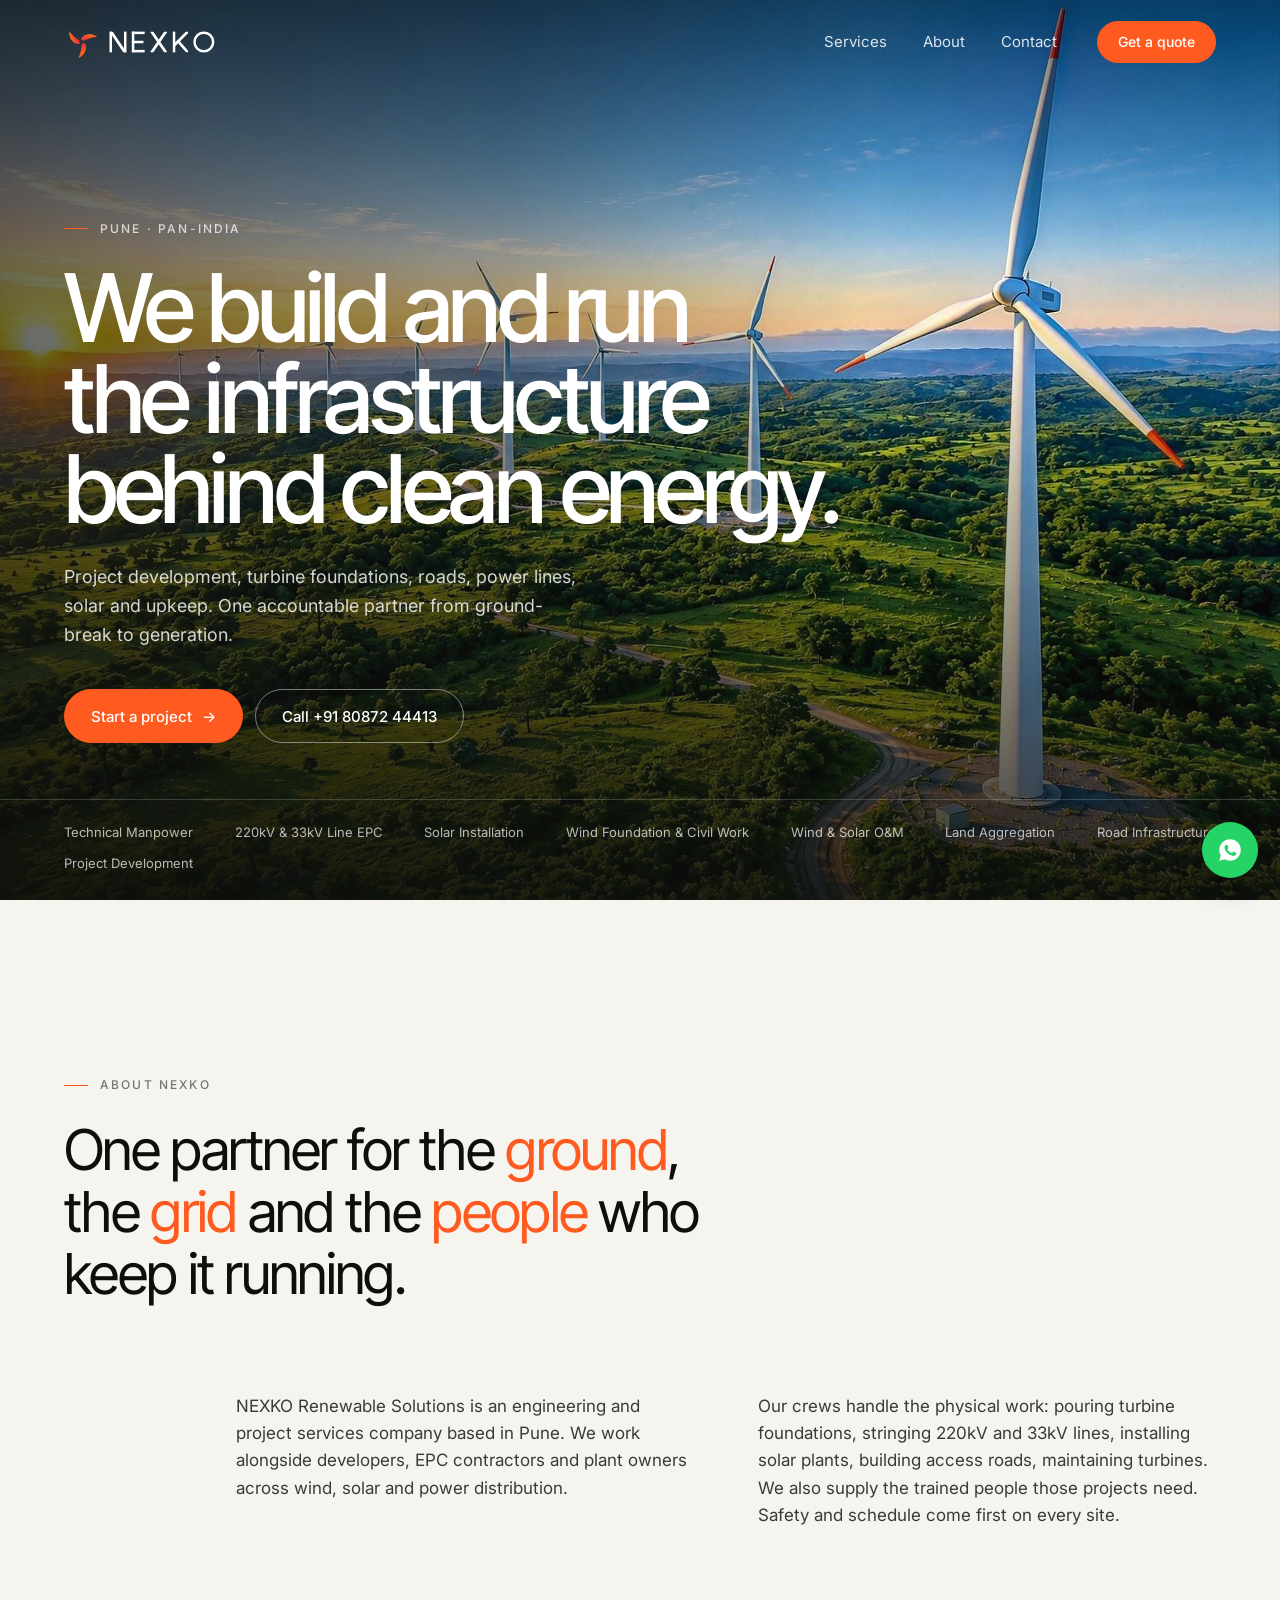
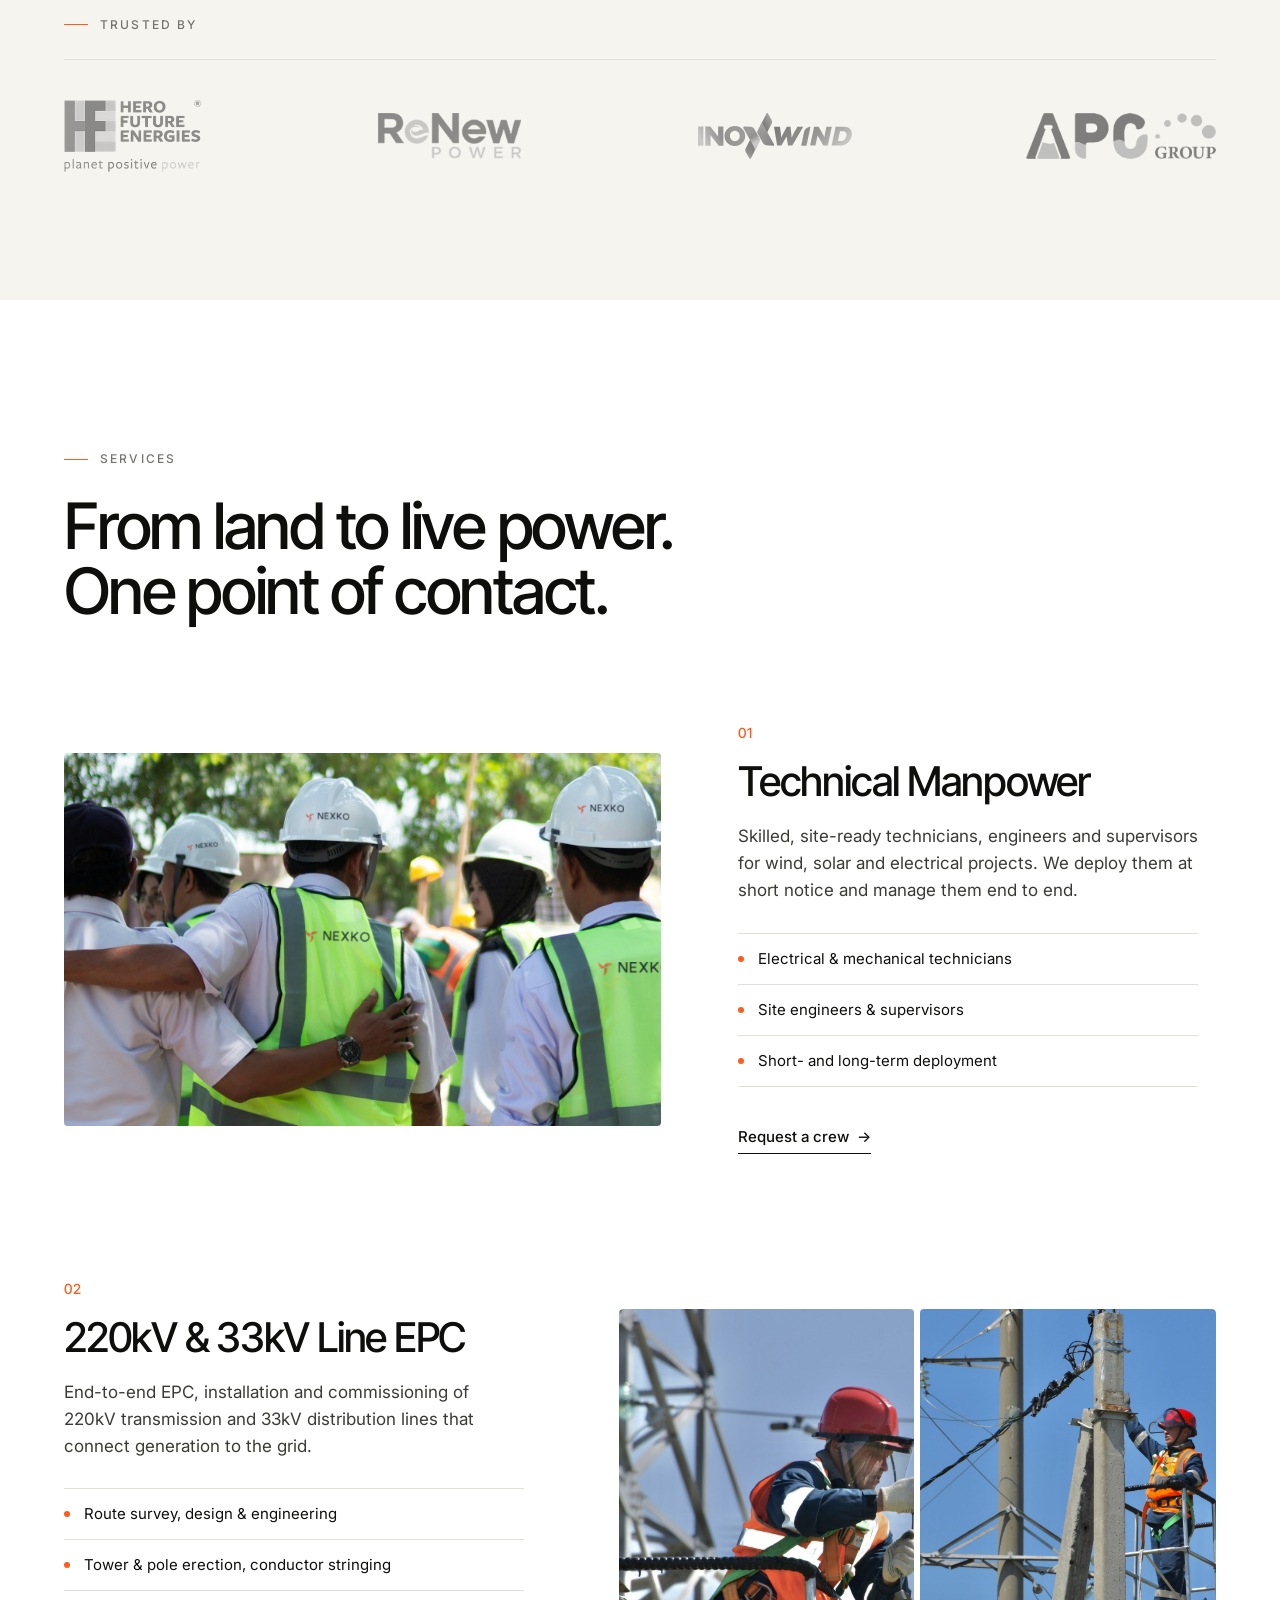
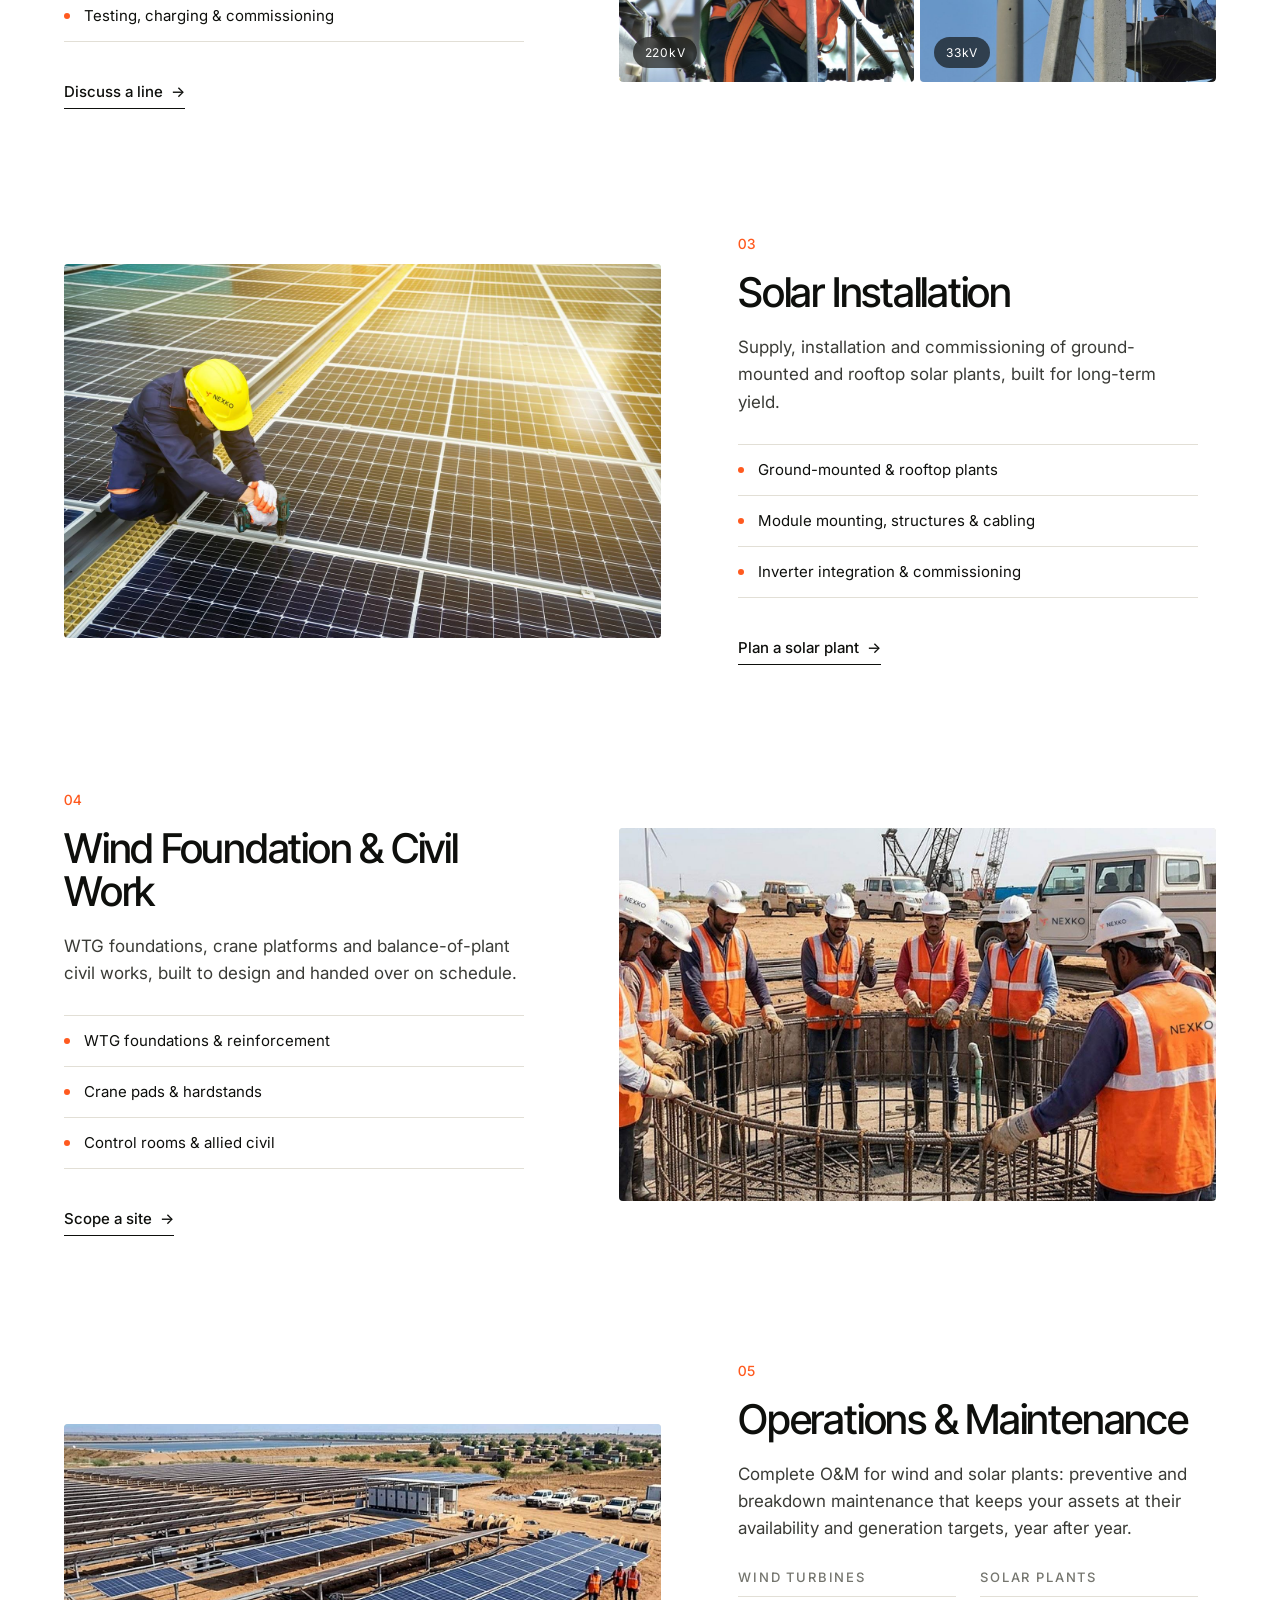
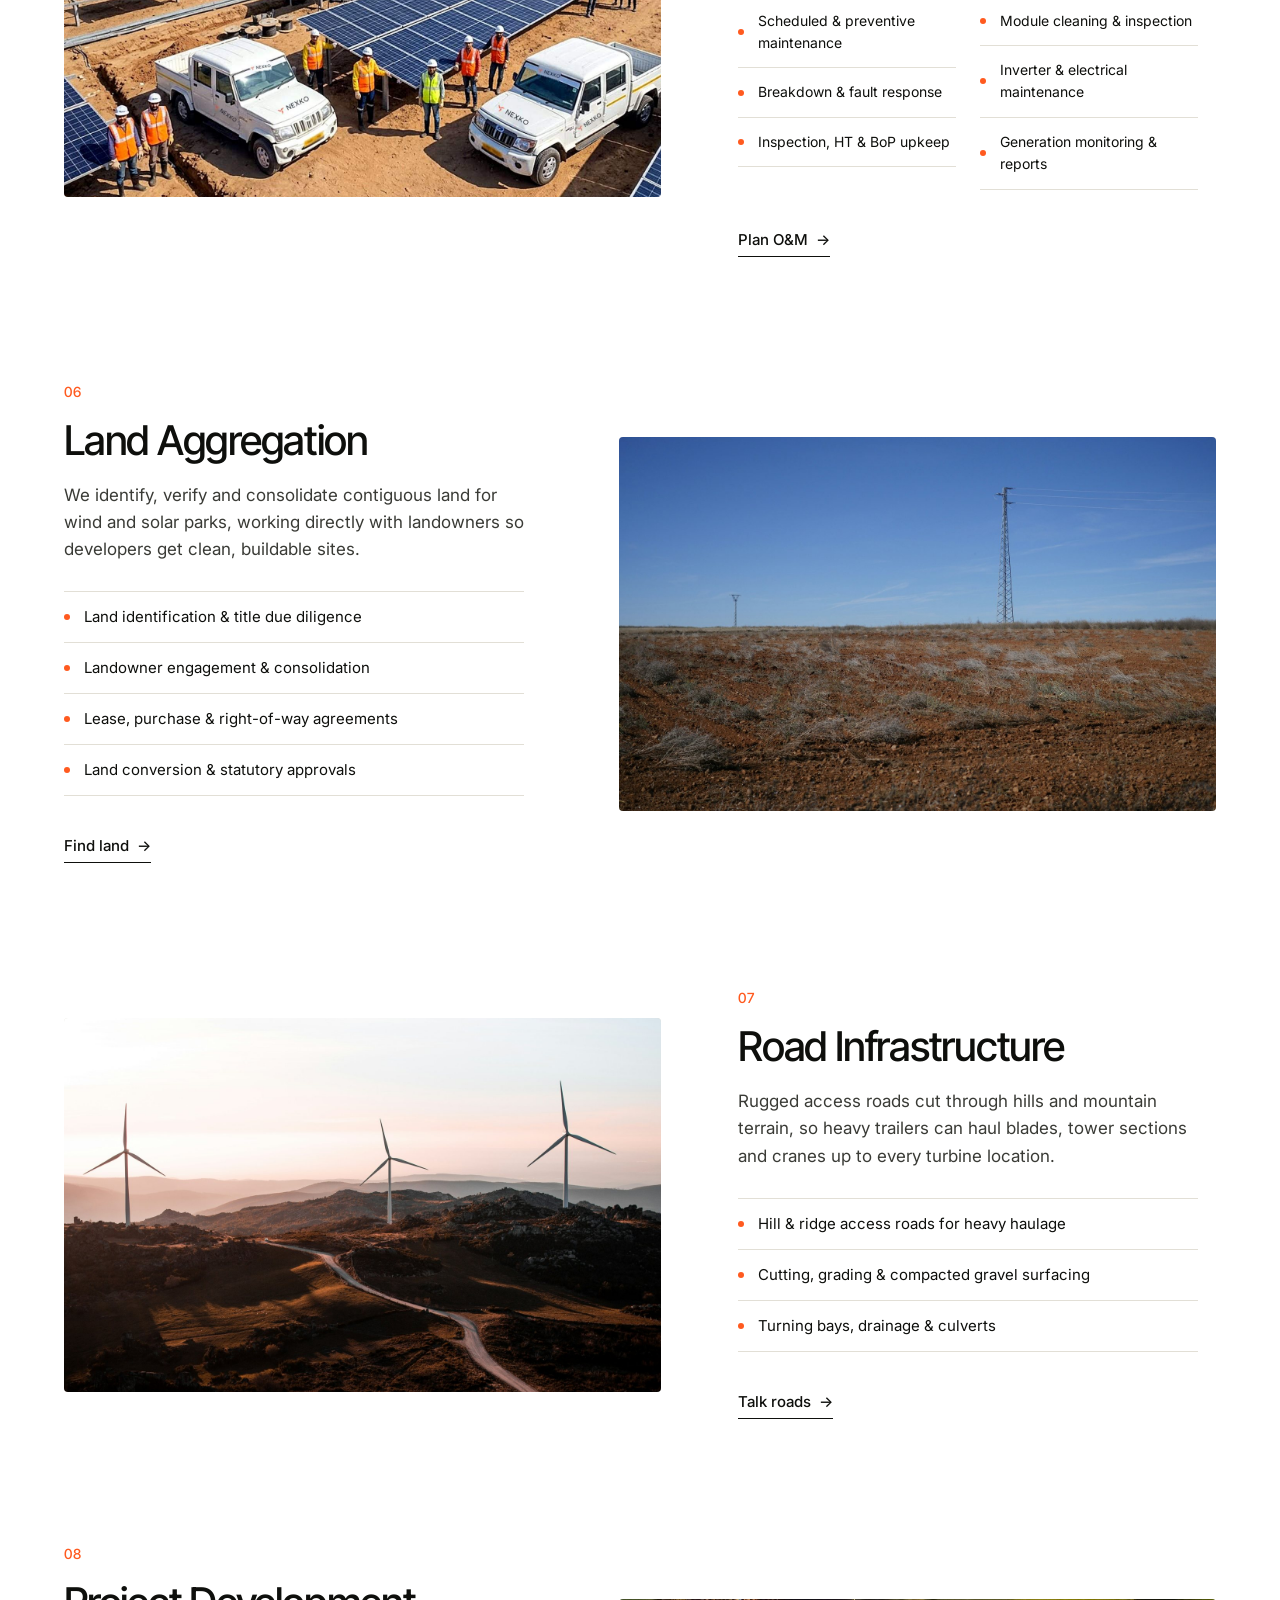
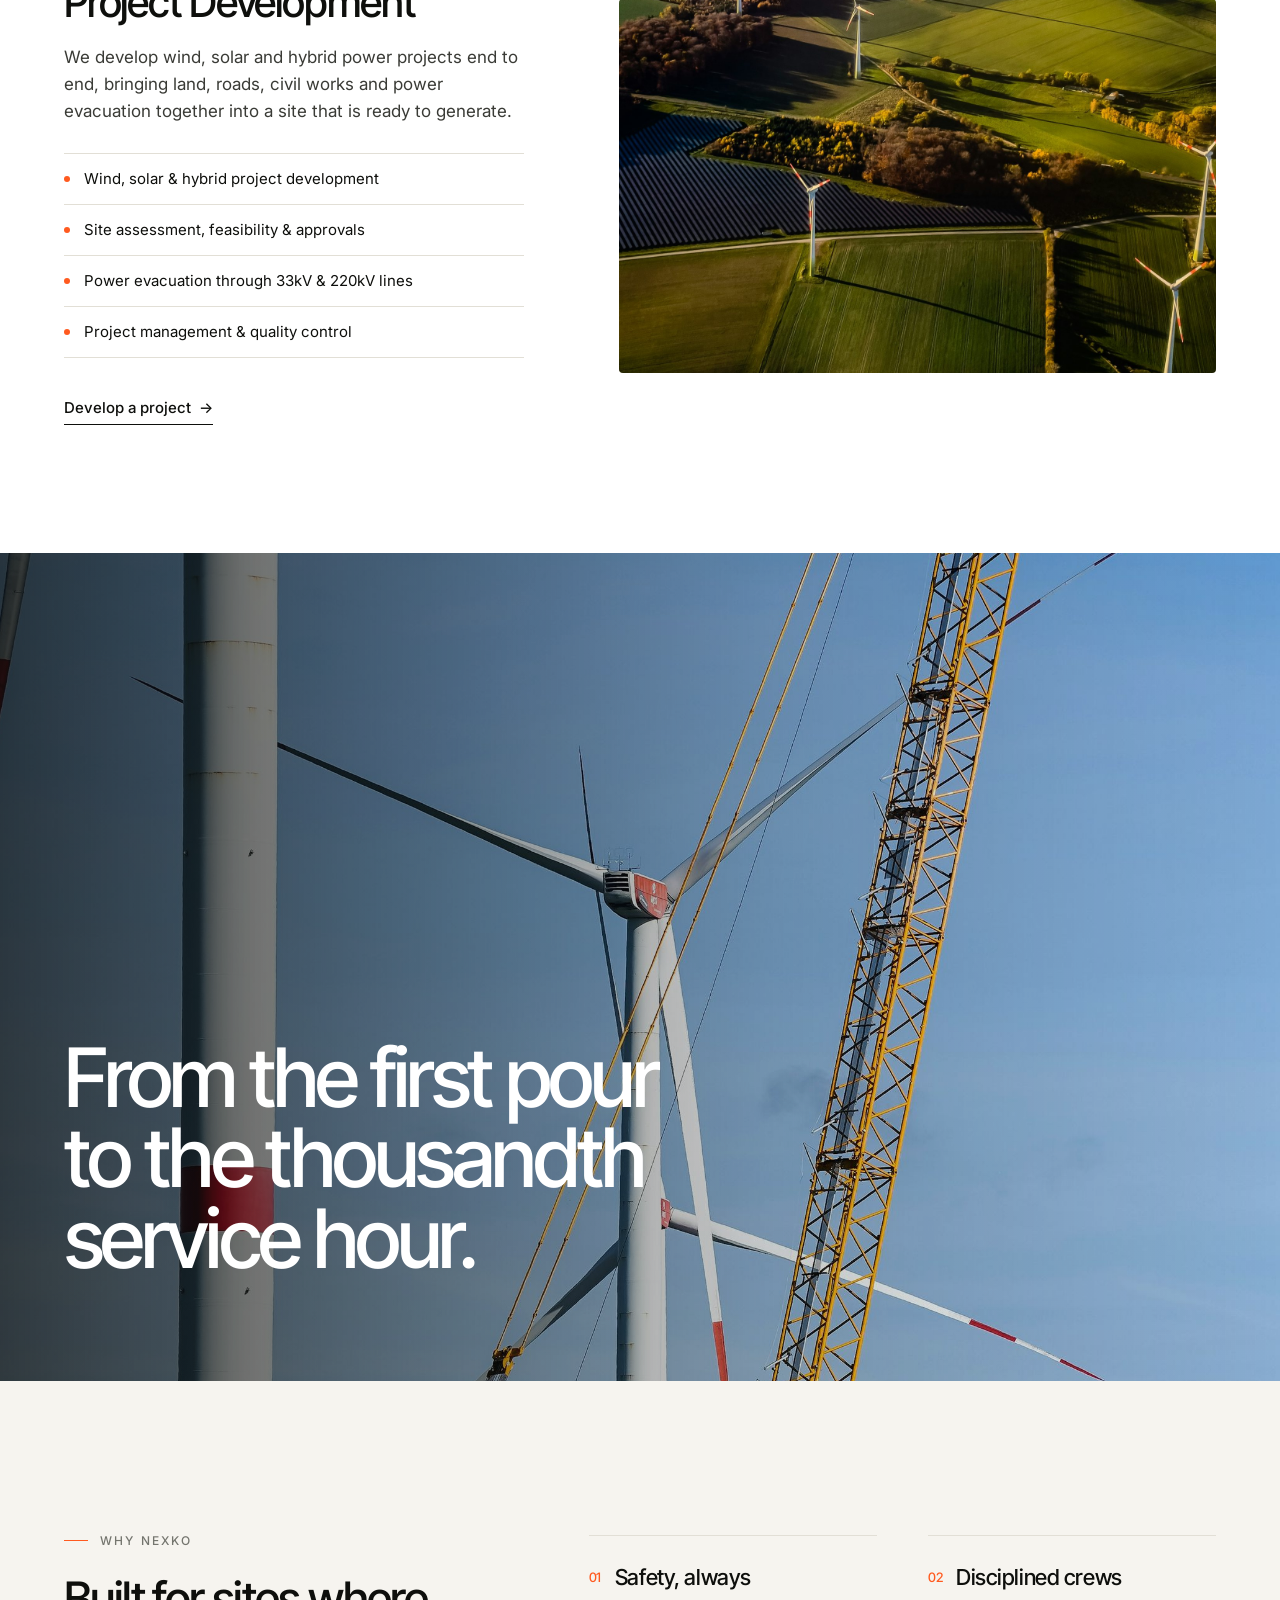
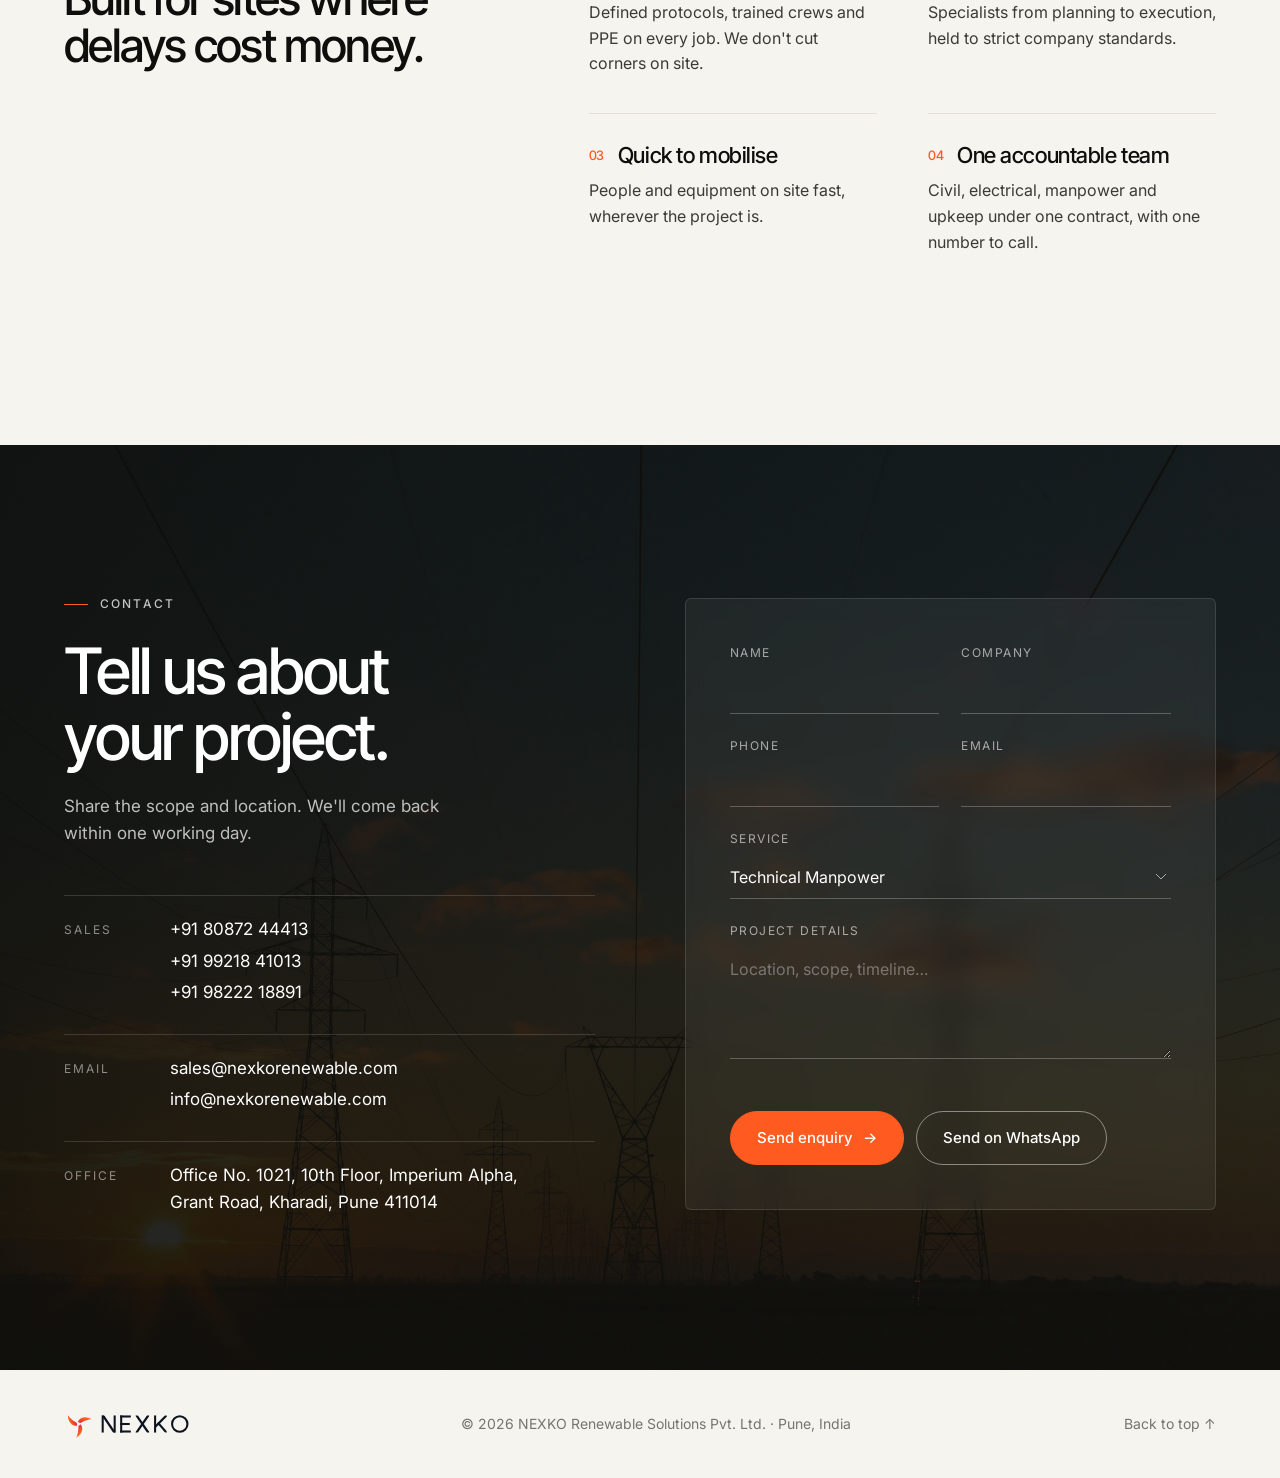
<file: index.html>
<!doctype html>
<html lang="en">
<head>
  <meta charset="utf-8" />
  <meta name="viewport" content="width=device-width, initial-scale=1" />
  <title>NEXKO Renewable Solutions | Wind, Power & Infrastructure Services</title>
  <meta name="description" content="NEXKO Renewable Solutions, Pune: project development, wind foundation and civil works, road infrastructure, 220kV and 33kV line EPC, solar installation, operations & maintenance and technical manpower." />
  <meta name="theme-color" content="#0e0f0c" />
  <meta property="og:title" content="NEXKO Renewable Solutions" />
  <meta property="og:description" content="Project development, wind civil works, roads, 220kV & 33kV lines, solar, O&M and manpower. One accountable partner." />
  <meta property="og:image" content="assets/img/hero-windfarm.jpg?v=4" />
  <link rel="icon" type="image/svg+xml" href="assets/brand/nexko-mark.svg" />
  <link rel="icon" type="image/png" href="assets/brand/favicon-64.png" />
  <link rel="apple-touch-icon" href="assets/brand/apple-touch-icon.png" />
  <link rel="preconnect" href="https://fonts.googleapis.com" />
  <link rel="preconnect" href="https://fonts.gstatic.com" crossorigin />
  <link href="https://fonts.googleapis.com/css2?family=Inter+Tight:wght@400;500;600&family=Inter:wght@400;500&display=swap" rel="stylesheet" />
  <link rel="preload" as="image" href="assets/img/hero-windfarm.jpg?v=4" />
  <link rel="stylesheet" href="assets/styles.css?v=12" />
</head>
<body>

  <header class="nav" id="nav">
    <div class="nav__inner">
      <a href="#top" class="nav__logo" aria-label="NEXKO home">
        <img src="assets/brand/nexko-logo-white.svg" alt="NEXKO Renewable Solutions" class="logo logo--light" />
        <img src="assets/brand/nexko-logo.svg" alt="" class="logo logo--dark" aria-hidden="true" />
      </a>
      <nav class="nav__links" aria-label="Primary">
        <a href="#services">Services</a>
        <a href="#about">About</a>
        <a href="#contact">Contact</a>
      </nav>
      <a href="#contact" class="btn btn--small nav__cta">Get a quote</a>
      <button class="nav__toggle" aria-label="Open menu" aria-expanded="false"><span></span><span></span></button>
    </div>
  </header>

  <main id="top">

    <!-- HERO -->
    <section class="hero">
      <div class="hero__media"><img src="assets/img/hero-windfarm.jpg?v=4" alt="Wind farm across green hills at sunrise" /></div>
      <div class="hero__shade"></div>
      <div class="hero__content wrap">
        <p class="eyebrow eyebrow--light">Pune · Pan-India</p>
        <h1 class="hero__title">We build and run<br />the infrastructure<br />behind clean energy.</h1>
        <p class="hero__lead">Project development, turbine foundations, roads, power lines, solar and upkeep. One accountable partner from ground-break to generation.</p>
        <div class="hero__actions">
          <a href="#contact" class="btn">Start a project <span aria-hidden="true">→</span></a>
          <a href="tel:+918087244413" class="btn btn--ghost">Call +91 80872 44413</a>
        </div>
      </div>
      <ul class="hero__strip wrap" aria-label="What we do">
        <li>Technical Manpower</li>
        <li>220kV &amp; 33kV Line EPC</li>
        <li>Solar Installation</li>
        <li>Wind Foundation &amp; Civil Work</li>
        <li>Wind &amp; Solar O&amp;M</li>
        <li>Land Aggregation</li>
        <li>Road Infrastructure</li>
        <li>Project Development</li>
      </ul>
    </section>

    <!-- STATEMENT -->
    <section class="statement wrap" id="about">
      <p class="eyebrow">About NEXKO</p>
      <p class="statement__text reveal">One partner for the <em>ground</em>, the <em>grid</em> and the <em>people</em> who keep it running.</p>
      <div class="statement__cols reveal">
        <p>NEXKO Renewable Solutions is an engineering and project services company based in Pune. We work alongside developers, EPC contractors and plant owners across wind, solar and power distribution.</p>
        <p>Our crews handle the physical work: pouring turbine foundations, stringing 220kV and 33kV lines, installing solar plants, building access roads, maintaining turbines. We also supply the trained people those projects need. Safety and schedule come first on every site.</p>
      </div>
    </section>

    <!-- CLIENTS -->
    <section class="clients wrap" aria-labelledby="clients-title">
      <p class="eyebrow" id="clients-title">Trusted by</p>
      <ul class="clients__list reveal">
        <li><img src="assets/clients/hero-future-energies.png" alt="Hero Future Energies" class="clients__logo clients__logo--tall" loading="lazy" /></li>
        <li><img src="assets/clients/renew-power.png" alt="ReNew Power" class="clients__logo" loading="lazy" /></li>
        <li><img src="assets/clients/inox-wind.svg" alt="Inox Wind Ltd." class="clients__logo" loading="lazy" /></li>
        <li><img src="assets/clients/amazon-papyrus.png" alt="APC Group (Amazon Papyrus)" class="clients__logo" loading="lazy" /></li>
      </ul>
    </section>

    <!-- SERVICES -->
    <section class="services" id="services">
      <div class="wrap services__head">
        <p class="eyebrow">Services</p>
        <h2 class="h2">From land to live power.<br />One point of contact.</h2>
      </div>

      <article class="service wrap reveal">
        <figure class="service__media"><img src="assets/img/manpower-crew.jpg?v=6" alt="NEXKO technical crew in branded helmets and hi-vis vests on site" loading="lazy" /></figure>
        <div class="service__body">
          <span class="service__no">01</span>
          <h3 class="h3">Technical Manpower</h3>
          <p>Skilled, site-ready technicians, engineers and supervisors for wind, solar and electrical projects. We deploy them at short notice and manage them end to end.</p>
          <ul class="ticks">
            <li>Electrical &amp; mechanical technicians</li>
            <li>Site engineers &amp; supervisors</li>
            <li>Short- and long-term deployment</li>
          </ul>
          <a href="#contact" class="link" data-service="Technical Manpower">Request a crew <span aria-hidden="true">→</span></a>
        </div>
      </article>

      <article class="service service--flip wrap reveal">
        <figure class="service__media service__media--split service__media--wide">
          <div><img src="assets/img/line-220kv.jpg?v=1" alt="Lineman in harness and face shield beside a 220kV lattice transmission tower" loading="lazy" /><span>220kV</span></div>
          <div><img src="assets/img/line-33kv.jpg?v=1" alt="Lineman on a platform at a 33kV line with crossarms and insulators" loading="lazy" /><span>33kV</span></div>
        </figure>
        <div class="service__body">
          <span class="service__no">02</span>
          <h3 class="h3">220kV &amp; 33kV Line EPC</h3>
          <p>End-to-end EPC, installation and commissioning of 220kV transmission and 33kV distribution lines that connect generation to the grid.</p>
          <ul class="ticks">
            <li>Route survey, design &amp; engineering</li>
            <li>Tower &amp; pole erection, conductor stringing</li>
            <li>Testing, charging &amp; commissioning</li>
          </ul>
          <a href="#contact" class="link" data-service="220kV &amp; 33kV Line EPC">Discuss a line <span aria-hidden="true">→</span></a>
        </div>
      </article>

      <article class="service wrap reveal">
        <figure class="service__media"><img src="assets/img/solar-install.jpg?v=1" alt="NEXKO installer fixing solar modules to their mounting rails" loading="lazy" /></figure>
        <div class="service__body">
          <span class="service__no">03</span>
          <h3 class="h3">Solar Installation</h3>
          <p>Supply, installation and commissioning of ground-mounted and rooftop solar plants, built for long-term yield.</p>
          <ul class="ticks">
            <li>Ground-mounted &amp; rooftop plants</li>
            <li>Module mounting, structures &amp; cabling</li>
            <li>Inverter integration &amp; commissioning</li>
          </ul>
          <a href="#contact" class="link" data-service="Solar Installation">Plan a solar plant <span aria-hidden="true">→</span></a>
        </div>
      </article>

      <article class="service service--flip wrap reveal">
        <figure class="service__media"><img src="assets/img/foundation-crew.jpg?v=6" alt="NEXKO crew fixing reinforcement for a wind turbine foundation" loading="lazy" /></figure>
        <div class="service__body">
          <span class="service__no">04</span>
          <h3 class="h3">Wind Foundation &amp; Civil Work</h3>
          <p>WTG foundations, crane platforms and balance-of-plant civil works, built to design and handed over on schedule.</p>
          <ul class="ticks">
            <li>WTG foundations &amp; reinforcement</li>
            <li>Crane pads &amp; hardstands</li>
            <li>Control rooms &amp; allied civil</li>
          </ul>
          <a href="#contact" class="link" data-service="Wind Foundation &amp; Civil Work">Scope a site <span aria-hidden="true">→</span></a>
        </div>
      </article>

      <article class="service wrap reveal">
        <figure class="service__media"><img src="assets/img/om-solar-crew.jpg?v=1" alt="NEXKO O&amp;M crew and service vehicles at a solar plant" loading="lazy" /></figure>
        <div class="service__body">
          <span class="service__no">05</span>
          <h3 class="h3">Operations &amp; Maintenance</h3>
          <p>Complete O&amp;M for wind and solar plants: preventive and breakdown maintenance that keeps your assets at their availability and generation targets, year after year.</p>
          <div class="om">
            <div>
              <h4>Wind turbines</h4>
              <ul class="ticks">
                <li>Scheduled &amp; preventive maintenance</li>
                <li>Breakdown &amp; fault response</li>
                <li>Inspection, HT &amp; BoP upkeep</li>
              </ul>
            </div>
            <div>
              <h4>Solar plants</h4>
              <ul class="ticks">
                <li>Module cleaning &amp; inspection</li>
                <li>Inverter &amp; electrical maintenance</li>
                <li>Generation monitoring &amp; reports</li>
              </ul>
            </div>
          </div>
          <a href="#contact" class="link" data-service="Operations &amp; Maintenance">Plan O&amp;M <span aria-hidden="true">→</span></a>
        </div>
      </article>

      <article class="service service--flip wrap reveal">
        <figure class="service__media"><img src="assets/img/land-barren.jpg?v=1" alt="Open barren land with a transmission tower on the horizon" loading="lazy" /></figure>
        <div class="service__body">
          <span class="service__no">06</span>
          <h3 class="h3">Land Aggregation</h3>
          <p>We identify, verify and consolidate contiguous land for wind and solar parks, working directly with landowners so developers get clean, buildable sites.</p>
          <ul class="ticks">
            <li>Land identification &amp; title due diligence</li>
            <li>Landowner engagement &amp; consolidation</li>
            <li>Lease, purchase &amp; right-of-way agreements</li>
            <li>Land conversion &amp; statutory approvals</li>
          </ul>
          <a href="#contact" class="link" data-service="Land Aggregation">Find land <span aria-hidden="true">→</span></a>
        </div>
      </article>

      <article class="service wrap reveal">
        <figure class="service__media"><img src="assets/img/road-mountain.jpg?v=1" alt="Unpaved access road winding through hills to wind turbines on the ridge" loading="lazy" /></figure>
        <div class="service__body">
          <span class="service__no">07</span>
          <h3 class="h3">Road Infrastructure</h3>
          <p>Rugged access roads cut through hills and mountain terrain, so heavy trailers can haul blades, tower sections and cranes up to every turbine location.</p>
          <ul class="ticks">
            <li>Hill &amp; ridge access roads for heavy haulage</li>
            <li>Cutting, grading &amp; compacted gravel surfacing</li>
            <li>Turning bays, drainage &amp; culverts</li>
          </ul>
          <a href="#contact" class="link" data-service="Road Infrastructure">Talk roads <span aria-hidden="true">→</span></a>
        </div>
      </article>

      <article class="service service--flip wrap reveal">
        <figure class="service__media"><img src="assets/img/project-hybrid.jpg?v=1" alt="Aerial view of a wind and solar park with its access roads" loading="lazy" /></figure>
        <div class="service__body">
          <span class="service__no">08</span>
          <h3 class="h3">Project Development</h3>
          <p>We develop wind, solar and hybrid power projects end to end, bringing land, roads, civil works and power evacuation together into a site that is ready to generate.</p>
          <ul class="ticks">
            <li>Wind, solar &amp; hybrid project development</li>
            <li>Site assessment, feasibility &amp; approvals</li>
            <li>Power evacuation through 33kV &amp; 220kV lines</li>
            <li>Project management &amp; quality control</li>
          </ul>
          <a href="#contact" class="link" data-service="Project Development">Develop a project <span aria-hidden="true">→</span></a>
        </div>
      </article>
    </section>

    <!-- BAND -->
    <section class="band">
      <div class="band__media"><img src="assets/img/crane.jpg?v=4" alt="Crane assembling a wind turbine" loading="lazy" /></div>
      <div class="band__shade"></div>
      <div class="band__content wrap">
        <p class="band__quote reveal">From the first pour<br />to the thousandth<br />service hour.</p>
      </div>
    </section>

    <!-- WHY -->
    <section class="why wrap">
      <div class="why__head">
        <p class="eyebrow">Why NEXKO</p>
        <h2 class="h2">Built for sites where<br />delays cost money.</h2>
      </div>
      <ol class="why__grid">
        <li class="reveal"><h4>Safety, always</h4><p>Defined protocols, trained crews and PPE on every job. We don't cut corners on site.</p></li>
        <li class="reveal"><h4>Disciplined crews</h4><p>Specialists from planning to execution, held to strict company standards.</p></li>
        <li class="reveal"><h4>Quick to mobilise</h4><p>People and equipment on site fast, wherever the project is.</p></li>
        <li class="reveal"><h4>One accountable team</h4><p>Civil, electrical, manpower and upkeep under one contract, with one number to call.</p></li>
      </ol>
    </section>

    <!-- CONTACT -->
    <section class="contact" id="contact">
      <div class="contact__media"><img src="assets/img/lines.jpg?v=4" alt="" loading="lazy" /></div>
      <div class="contact__shade"></div>
      <div class="contact__inner wrap">
        <div class="contact__info">
          <p class="eyebrow eyebrow--light">Contact</p>
          <h2 class="h2 h2--light">Tell us about<br />your project.</h2>
          <p class="contact__lead">Share the scope and location. We'll come back within one working day.</p>

          <dl class="contact__list">
            <div>
              <dt>Sales</dt>
              <dd>
                <a href="tel:+918087244413">+91 80872 44413</a>
                <a href="tel:+919921841013">+91 99218 41013</a>
                <a href="tel:+919822218891">+91 98222 18891</a>
              </dd>
            </div>
            <div>
              <dt>Email</dt>
              <dd>
                <a href="mailto:sales@nexkorenewable.com">sales@nexkorenewable.com</a>
                <a href="mailto:info@nexkorenewable.com">info@nexkorenewable.com</a>
              </dd>
            </div>
            <div>
              <dt>Office</dt>
              <dd><a href="https://maps.google.com/?q=Gera%27s+Imperium+Alpha+Kharadi+Pune" target="_blank" rel="noopener">Office No. 1021, 10th Floor, Imperium Alpha,<br />Grant Road, Kharadi, Pune 411014</a></dd>
            </div>
          </dl>
        </div>

        <form class="form" id="enquiry" novalidate>
          <div class="form__row">
            <label>Name<input name="name" required autocomplete="name" /></label>
            <label>Company<input name="company" autocomplete="organization" /></label>
          </div>
          <div class="form__row">
            <label>Phone<input name="phone" type="tel" required autocomplete="tel" /></label>
            <label>Email<input name="email" type="email" autocomplete="email" /></label>
          </div>
          <label>Service
            <select name="service" id="service">
              <option>Technical Manpower</option>
              <option>220kV &amp; 33kV Line EPC</option>
              <option>Solar Installation</option>
              <option>Wind Foundation &amp; Civil Work</option>
              <option>Operations &amp; Maintenance</option>
              <option>Land Aggregation</option>
              <option>Road Infrastructure</option>
              <option>Project Development</option>
              <option>Something else</option>
            </select>
          </label>
          <label>Project details<textarea name="message" rows="4" placeholder="Location, scope, timeline…"></textarea></label>
          <p class="form__error" id="formError" role="alert"></p>
          <div class="form__actions">
            <button type="submit" class="btn">Send enquiry <span aria-hidden="true">→</span></button>
            <button type="button" class="btn btn--ghost" id="waSend">Send on WhatsApp</button>
          </div>
        </form>
      </div>
    </section>
  </main>

  <footer class="footer">
    <div class="wrap footer__inner">
      <img src="assets/brand/nexko-logo.svg" alt="NEXKO Renewable Solutions" class="footer__logo" />
      <p>© <span id="year">2026</span> NEXKO Renewable Solutions Pvt. Ltd. · Pune, India</p>
      <a href="#top">Back to top ↑</a>
    </div>
  </footer>

  <a class="wa" href="https://wa.me/919822218891?text=Hi%20NEXKO%2C%20I%27d%20like%20to%20discuss%20a%20project." target="_blank" rel="noopener" aria-label="Chat on WhatsApp">
    <svg viewBox="0 0 24 24" width="26" height="26" aria-hidden="true"><path fill="currentColor" d="M12.04 2C6.58 2 2.13 6.45 2.13 11.91c0 1.75.46 3.45 1.32 4.95L2.05 22l5.25-1.38a9.9 9.9 0 0 0 4.74 1.21h.01c5.46 0 9.91-4.45 9.91-9.91A9.86 9.86 0 0 0 12.04 2zm5.8 14.03c-.24.68-1.42 1.3-1.95 1.35-.5.05-.97.23-3.27-.68-2.77-1.09-4.52-3.92-4.66-4.1-.13-.18-1.11-1.48-1.11-2.82s.7-2 .95-2.27c.25-.27.54-.34.72-.34h.52c.17 0 .39-.06.61.46.23.54.77 1.87.84 2.01.07.13.11.29.02.47-.09.18-.13.29-.27.45-.13.16-.28.35-.4.47-.13.13-.27.28-.12.55.16.27.7 1.15 1.5 1.86 1.03.92 1.9 1.2 2.17 1.34.27.13.43.11.59-.07.16-.18.68-.79.86-1.06.18-.27.36-.23.61-.14.25.09 1.58.75 1.85.88.27.14.45.2.52.32.07.11.07.66-.17 1.32z"/></svg>
  </a>

  <script src="assets/main.js?v=5"></script>
</body>
</html>
</file>
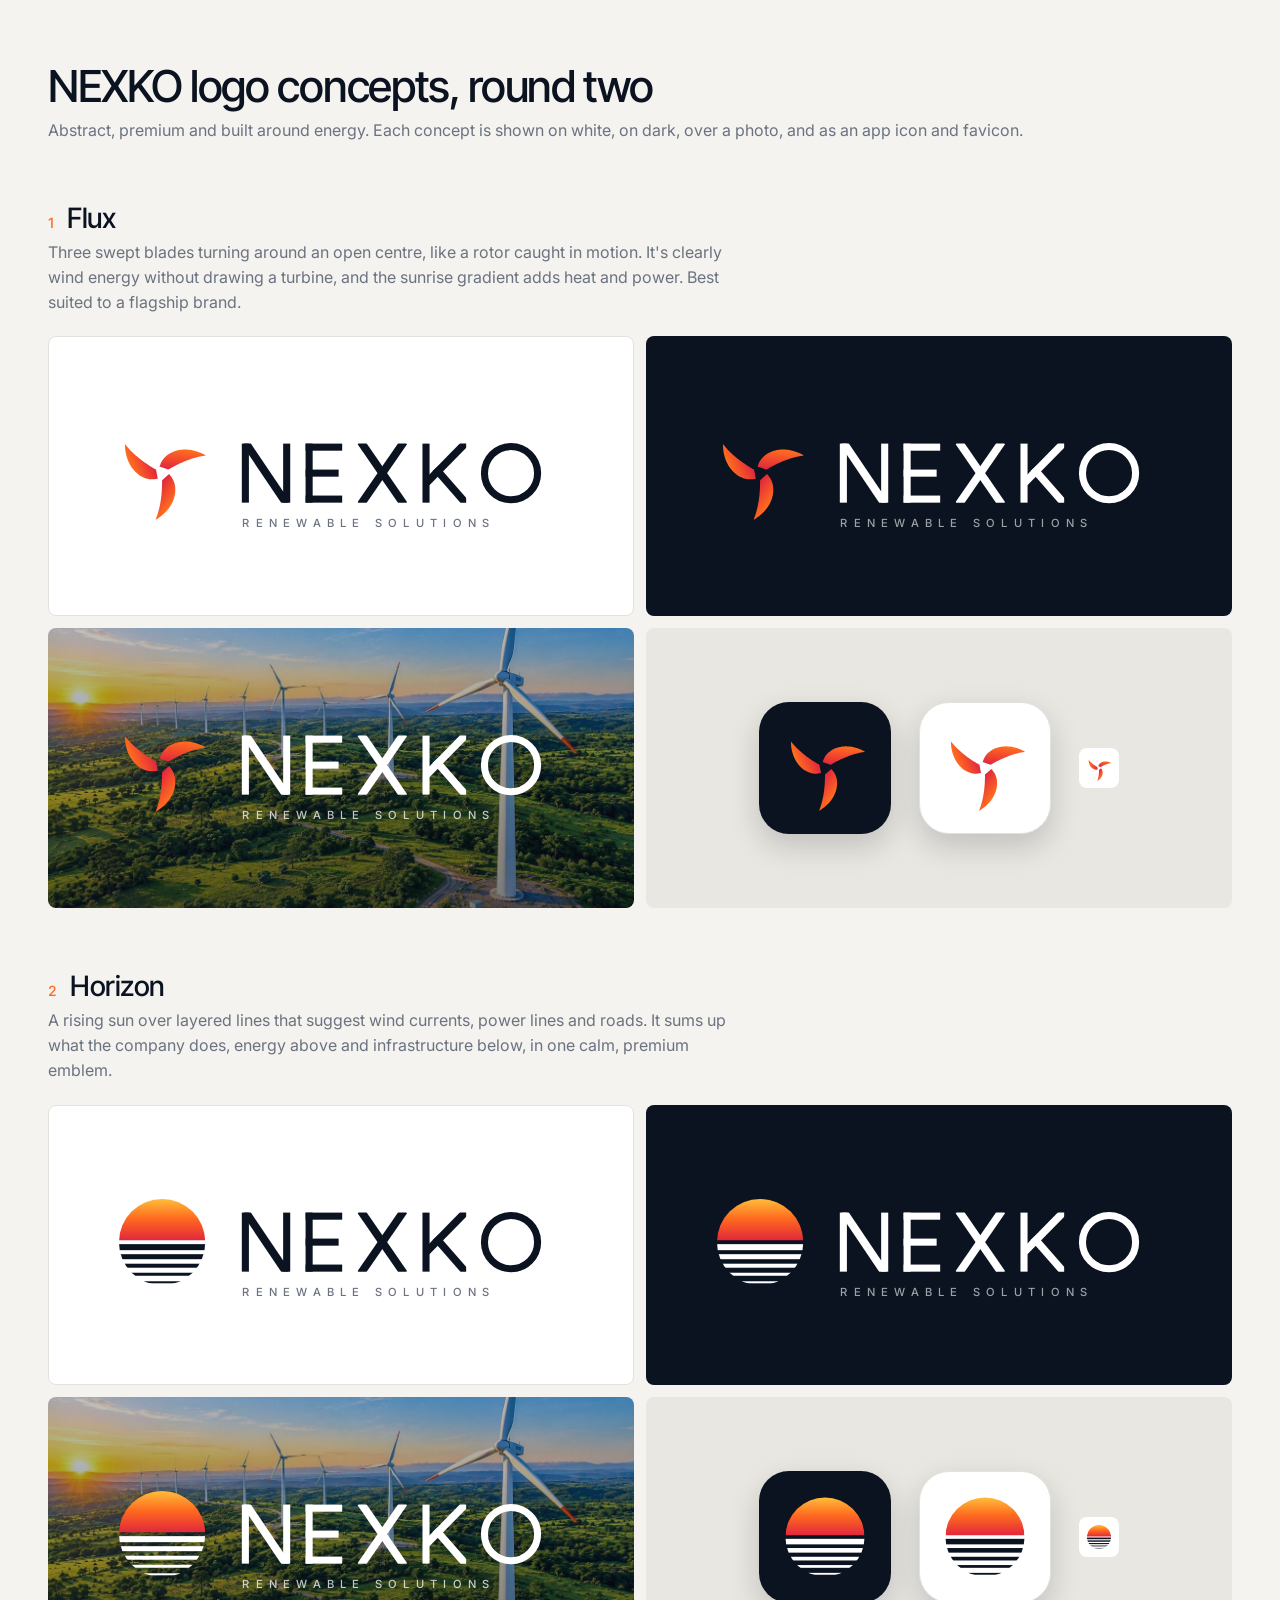
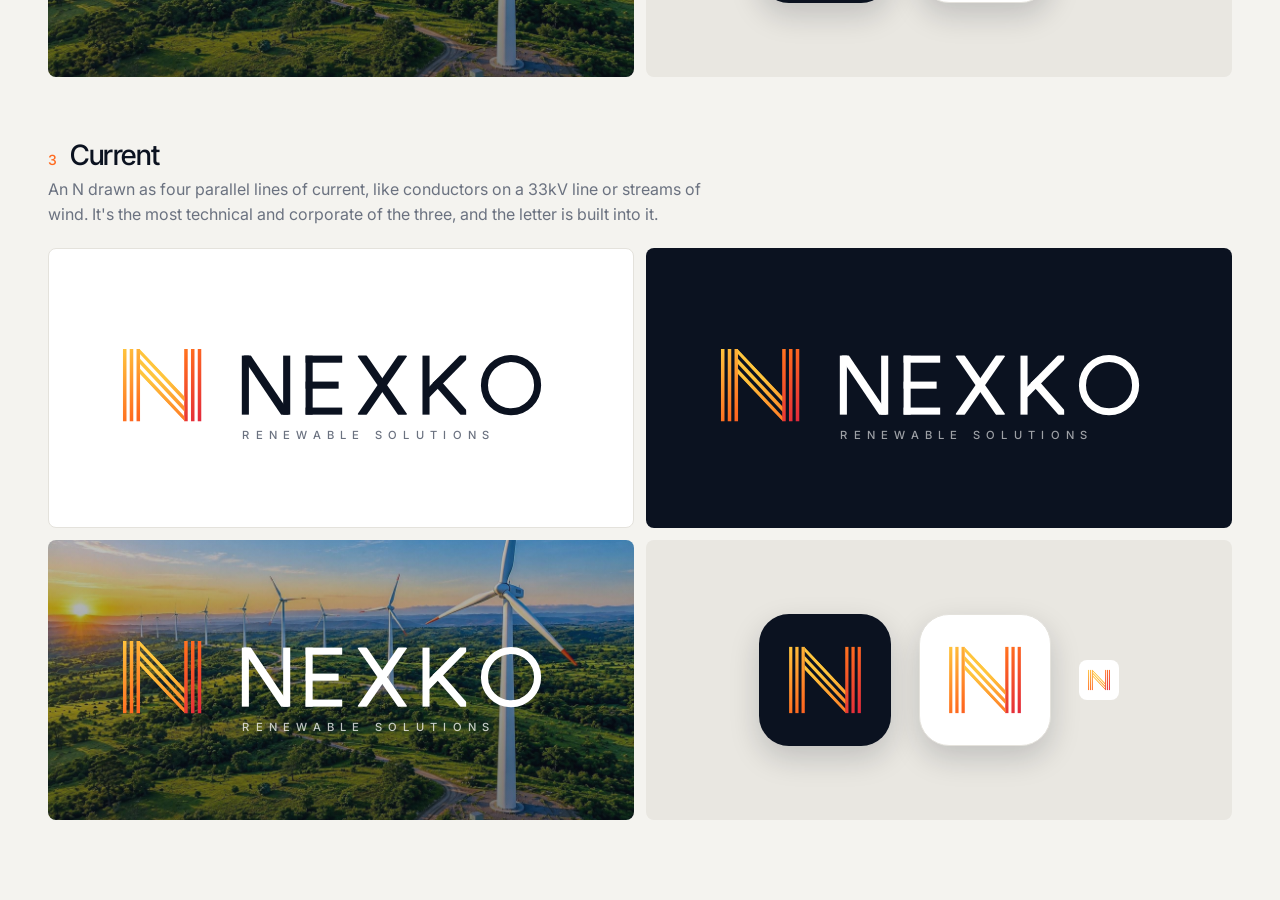
<file: brand/concepts.html>
<!doctype html><html lang="en"><head><meta charset="utf-8"/>
<meta name="viewport" content="width=device-width, initial-scale=1"/>
<title>NEXKO Logo Concepts II</title>
<link href="https://fonts.googleapis.com/css2?family=Inter+Tight:wght@500&family=Inter:wght@400;500&display=swap" rel="stylesheet"/>
<style>
:root{--ink:#0b1220;--paper:#f4f3ef;--muted:#6b7280;--line:#e4e2dc}
*{box-sizing:border-box} body{margin:0;font-family:Inter,system-ui,sans-serif;background:var(--paper);color:var(--ink)}
header,.concept{max-width:1280px;margin:auto;padding:0 48px} header{padding-top:64px}
h1{font:500 44px/1 "Inter Tight";letter-spacing:-.03em;margin:0 0 12px} header p{color:var(--muted);margin:0}
.concept{margin-top:64px} .concept h2{font:500 28px/1 "Inter Tight";letter-spacing:-.02em;margin:0 0 8px;display:flex;gap:14px;align-items:baseline}
.concept h2 b{font:500 14px/1 Inter;color:#ff6a1f} .concept>p{color:var(--muted);margin:0 0 22px;max-width:680px;line-height:1.55}
.grid{display:grid;grid-template-columns:1fr 1fr;gap:12px}
.tile{border-radius:8px;display:grid;place-items:center;min-height:280px;padding:48px;overflow:hidden;position:relative}
.tile>svg{width:100%;max-width:470px;height:auto}
.light{background:#fff;border:1px solid var(--line)} .dark{background:var(--ink)}
.photo{background:linear-gradient(0deg,rgba(11,18,32,.55),rgba(11,18,32,.25)),url(../assets/img/hero-windfarm.jpg) center 70%/cover}
.icons{background:#e9e7e1;grid-auto-flow:column;gap:28px;align-items:center;justify-content:center}
.app{width:132px;height:132px;border-radius:30px;display:grid;place-items:center;box-shadow:0 12px 30px rgba(11,18,32,.18)}
.app svg{width:92px} .app.light{background:#fff}
.fav{width:40px;height:40px;background:#fff;border-radius:8px;display:grid;place-items:center} .fav svg{width:28px}
@media(max-width:860px){.grid{grid-template-columns:1fr} header,.concept{padding:0 16px}}
</style></head><body>
<header><h1>NEXKO logo concepts, round two</h1><p>Abstract, premium and built around energy. Each concept is shown on white, on dark, over a photo, and as an app icon and favicon.</p></header>

<section class="concept">
  <h2><b>1</b>Flux</h2><p>Three swept blades turning around an open centre, like a rotor caught in motion. It's clearly wind energy without drawing a turbine, and the sunrise gradient adds heat and power. Best suited to a flagship brand.</p>
  <div class="grid">
    <div class="tile light wide"><svg viewBox="-10 -40 796 190" xmlns="http://www.w3.org/2000/svg" style="color:#0b1220"><g transform="translate(0 -35) scale(0.85)"><defs><linearGradient id="g6" x1="10" y1="-90" x2="0" y2="-10" gradientUnits="userSpaceOnUse"><stop offset="0" stop-color="#ffc53d"/><stop offset="0.5" stop-color="#ff6a1f"/><stop offset="1" stop-color="#e2283c"/></linearGradient></defs><style>@keyframes nx-spin{to{transform:rotate(360deg)}}.nx-rotor{animation:nx-spin 7s linear infinite}@media (prefers-reduced-motion:reduce){.nx-rotor{animation:none}}</style><g transform="translate(100 100)"><g class="nx-rotor"><path d="M -5.24 -12.98 L -3.87 -16.41 L -2.68 -19.53 L -1.24 -22.54 L 0.47 -25.42 L 2.44 -28.18 L 4.67 -30.79 L 7.13 -33.24 L 9.82 -35.53 L 12.71 -37.63 L 15.79 -39.53 L 19.05 -41.24 L 22.47 -42.74 L 26.03 -44.02 L 29.73 -45.08 L 33.53 -45.91 L 37.44 -46.52 L 41.43 -46.89 L 45.50 -47.02 L 49.62 -46.91 L 53.78 -46.57 L 57.98 -45.98 L 62.19 -45.15 L 66.41 -44.09 L 70.62 -42.78 L 74.82 -41.24 L 78.98 -39.46 L 83.09 -37.45 L 87.16 -35.21 L 87.16 -35.21 L 84.25 -34.77 L 81.36 -34.27 L 78.49 -33.72 L 75.64 -33.13 L 72.80 -32.48 L 69.98 -31.78 L 67.17 -31.04 L 64.39 -30.26 L 61.62 -29.43 L 58.87 -28.56 L 56.14 -27.64 L 53.42 -26.69 L 50.72 -25.69 L 48.04 -24.66 L 45.38 -23.59 L 42.73 -22.49 L 40.10 -21.35 L 37.49 -20.18 L 34.89 -18.98 L 32.30 -17.74 L 29.74 -16.48 L 27.18 -15.20 L 24.64 -13.88 L 22.12 -12.55 L 19.60 -11.19 L 17.10 -9.81 L 14.61 -8.41 L 12.12 -7.00 Z" fill="url(#g6)" transform="rotate(0)"/><path d="M -5.24 -12.98 L -3.87 -16.41 L -2.68 -19.53 L -1.24 -22.54 L 0.47 -25.42 L 2.44 -28.18 L 4.67 -30.79 L 7.13 -33.24 L 9.82 -35.53 L 12.71 -37.63 L 15.79 -39.53 L 19.05 -41.24 L 22.47 -42.74 L 26.03 -44.02 L 29.73 -45.08 L 33.53 -45.91 L 37.44 -46.52 L 41.43 -46.89 L 45.50 -47.02 L 49.62 -46.91 L 53.78 -46.57 L 57.98 -45.98 L 62.19 -45.15 L 66.41 -44.09 L 70.62 -42.78 L 74.82 -41.24 L 78.98 -39.46 L 83.09 -37.45 L 87.16 -35.21 L 87.16 -35.21 L 84.25 -34.77 L 81.36 -34.27 L 78.49 -33.72 L 75.64 -33.13 L 72.80 -32.48 L 69.98 -31.78 L 67.17 -31.04 L 64.39 -30.26 L 61.62 -29.43 L 58.87 -28.56 L 56.14 -27.64 L 53.42 -26.69 L 50.72 -25.69 L 48.04 -24.66 L 45.38 -23.59 L 42.73 -22.49 L 40.10 -21.35 L 37.49 -20.18 L 34.89 -18.98 L 32.30 -17.74 L 29.74 -16.48 L 27.18 -15.20 L 24.64 -13.88 L 22.12 -12.55 L 19.60 -11.19 L 17.10 -9.81 L 14.61 -8.41 L 12.12 -7.00 Z" fill="url(#g6)" transform="rotate(120)"/><path d="M -5.24 -12.98 L -3.87 -16.41 L -2.68 -19.53 L -1.24 -22.54 L 0.47 -25.42 L 2.44 -28.18 L 4.67 -30.79 L 7.13 -33.24 L 9.82 -35.53 L 12.71 -37.63 L 15.79 -39.53 L 19.05 -41.24 L 22.47 -42.74 L 26.03 -44.02 L 29.73 -45.08 L 33.53 -45.91 L 37.44 -46.52 L 41.43 -46.89 L 45.50 -47.02 L 49.62 -46.91 L 53.78 -46.57 L 57.98 -45.98 L 62.19 -45.15 L 66.41 -44.09 L 70.62 -42.78 L 74.82 -41.24 L 78.98 -39.46 L 83.09 -37.45 L 87.16 -35.21 L 87.16 -35.21 L 84.25 -34.77 L 81.36 -34.27 L 78.49 -33.72 L 75.64 -33.13 L 72.80 -32.48 L 69.98 -31.78 L 67.17 -31.04 L 64.39 -30.26 L 61.62 -29.43 L 58.87 -28.56 L 56.14 -27.64 L 53.42 -26.69 L 50.72 -25.69 L 48.04 -24.66 L 45.38 -23.59 L 42.73 -22.49 L 40.10 -21.35 L 37.49 -20.18 L 34.89 -18.98 L 32.30 -17.74 L 29.74 -16.48 L 27.18 -15.20 L 24.64 -13.88 L 22.12 -12.55 L 19.60 -11.19 L 17.10 -9.81 L 14.61 -8.41 L 12.12 -7.00 Z" fill="url(#g6)" transform="rotate(240)"/></g></g></g><g transform="translate(220 0)" fill="currentColor"><clipPath id="c1"><rect x="0" y="0" width="82" height="100"/></clipPath><rect x="0" y="0" width="12" height="100"/><rect x="70" y="0" width="12" height="100"/><line x1="6.0" y1="-2" x2="76.0" y2="102" stroke="currentColor" stroke-width="13.440000000000001" clip-path="url(#c1)"/><rect x="108" y="0" width="12" height="100"/><rect x="108" y="0" width="62" height="12"/><rect x="108" y="44.0" width="56" height="12"/><rect x="108" y="88" width="62" height="12"/><clipPath id="c3"><rect x="196" y="0" width="84" height="100"/></clipPath><g clip-path="url(#c3)" stroke="currentColor" stroke-width="13.440000000000001"><line x1="201.4" y1="-3" x2="274.6" y2="103"/><line x1="274.6" y1="-3" x2="201.4" y2="103"/></g><clipPath id="c4"><rect x="306" y="0" width="74" height="100"/></clipPath><rect x="306" y="0" width="12" height="100"/><g clip-path="url(#c4)" stroke="currentColor" stroke-width="12.96"><line x1="313.2" y1="66" x2="384" y2="-6"/><line x1="328" y1="42" x2="384" y2="106"/></g><circle cx="456" cy="50" r="45.0" fill="none" stroke="currentColor" stroke-width="12"/></g><text x="221" y="142" fill="#6b7280" font-family="Inter, Helvetica, Arial, sans-serif" font-size="19" font-weight="500" letter-spacing="10.6">RENEWABLE SOLUTIONS</text></svg></div>
    <div class="tile dark wide"><svg viewBox="-10 -40 796 190" xmlns="http://www.w3.org/2000/svg" style="color:#fff"><g transform="translate(0 -35) scale(0.85)"><defs><linearGradient id="g7" x1="10" y1="-90" x2="0" y2="-10" gradientUnits="userSpaceOnUse"><stop offset="0" stop-color="#ffc53d"/><stop offset="0.5" stop-color="#ff6a1f"/><stop offset="1" stop-color="#e2283c"/></linearGradient></defs><style>@keyframes nx-spin{to{transform:rotate(360deg)}}.nx-rotor{animation:nx-spin 7s linear infinite}@media (prefers-reduced-motion:reduce){.nx-rotor{animation:none}}</style><g transform="translate(100 100)"><g class="nx-rotor"><path d="M -5.24 -12.98 L -3.87 -16.41 L -2.68 -19.53 L -1.24 -22.54 L 0.47 -25.42 L 2.44 -28.18 L 4.67 -30.79 L 7.13 -33.24 L 9.82 -35.53 L 12.71 -37.63 L 15.79 -39.53 L 19.05 -41.24 L 22.47 -42.74 L 26.03 -44.02 L 29.73 -45.08 L 33.53 -45.91 L 37.44 -46.52 L 41.43 -46.89 L 45.50 -47.02 L 49.62 -46.91 L 53.78 -46.57 L 57.98 -45.98 L 62.19 -45.15 L 66.41 -44.09 L 70.62 -42.78 L 74.82 -41.24 L 78.98 -39.46 L 83.09 -37.45 L 87.16 -35.21 L 87.16 -35.21 L 84.25 -34.77 L 81.36 -34.27 L 78.49 -33.72 L 75.64 -33.13 L 72.80 -32.48 L 69.98 -31.78 L 67.17 -31.04 L 64.39 -30.26 L 61.62 -29.43 L 58.87 -28.56 L 56.14 -27.64 L 53.42 -26.69 L 50.72 -25.69 L 48.04 -24.66 L 45.38 -23.59 L 42.73 -22.49 L 40.10 -21.35 L 37.49 -20.18 L 34.89 -18.98 L 32.30 -17.74 L 29.74 -16.48 L 27.18 -15.20 L 24.64 -13.88 L 22.12 -12.55 L 19.60 -11.19 L 17.10 -9.81 L 14.61 -8.41 L 12.12 -7.00 Z" fill="url(#g7)" transform="rotate(0)"/><path d="M -5.24 -12.98 L -3.87 -16.41 L -2.68 -19.53 L -1.24 -22.54 L 0.47 -25.42 L 2.44 -28.18 L 4.67 -30.79 L 7.13 -33.24 L 9.82 -35.53 L 12.71 -37.63 L 15.79 -39.53 L 19.05 -41.24 L 22.47 -42.74 L 26.03 -44.02 L 29.73 -45.08 L 33.53 -45.91 L 37.44 -46.52 L 41.43 -46.89 L 45.50 -47.02 L 49.62 -46.91 L 53.78 -46.57 L 57.98 -45.98 L 62.19 -45.15 L 66.41 -44.09 L 70.62 -42.78 L 74.82 -41.24 L 78.98 -39.46 L 83.09 -37.45 L 87.16 -35.21 L 87.16 -35.21 L 84.25 -34.77 L 81.36 -34.27 L 78.49 -33.72 L 75.64 -33.13 L 72.80 -32.48 L 69.98 -31.78 L 67.17 -31.04 L 64.39 -30.26 L 61.62 -29.43 L 58.87 -28.56 L 56.14 -27.64 L 53.42 -26.69 L 50.72 -25.69 L 48.04 -24.66 L 45.38 -23.59 L 42.73 -22.49 L 40.10 -21.35 L 37.49 -20.18 L 34.89 -18.98 L 32.30 -17.74 L 29.74 -16.48 L 27.18 -15.20 L 24.64 -13.88 L 22.12 -12.55 L 19.60 -11.19 L 17.10 -9.81 L 14.61 -8.41 L 12.12 -7.00 Z" fill="url(#g7)" transform="rotate(120)"/><path d="M -5.24 -12.98 L -3.87 -16.41 L -2.68 -19.53 L -1.24 -22.54 L 0.47 -25.42 L 2.44 -28.18 L 4.67 -30.79 L 7.13 -33.24 L 9.82 -35.53 L 12.71 -37.63 L 15.79 -39.53 L 19.05 -41.24 L 22.47 -42.74 L 26.03 -44.02 L 29.73 -45.08 L 33.53 -45.91 L 37.44 -46.52 L 41.43 -46.89 L 45.50 -47.02 L 49.62 -46.91 L 53.78 -46.57 L 57.98 -45.98 L 62.19 -45.15 L 66.41 -44.09 L 70.62 -42.78 L 74.82 -41.24 L 78.98 -39.46 L 83.09 -37.45 L 87.16 -35.21 L 87.16 -35.21 L 84.25 -34.77 L 81.36 -34.27 L 78.49 -33.72 L 75.64 -33.13 L 72.80 -32.48 L 69.98 -31.78 L 67.17 -31.04 L 64.39 -30.26 L 61.62 -29.43 L 58.87 -28.56 L 56.14 -27.64 L 53.42 -26.69 L 50.72 -25.69 L 48.04 -24.66 L 45.38 -23.59 L 42.73 -22.49 L 40.10 -21.35 L 37.49 -20.18 L 34.89 -18.98 L 32.30 -17.74 L 29.74 -16.48 L 27.18 -15.20 L 24.64 -13.88 L 22.12 -12.55 L 19.60 -11.19 L 17.10 -9.81 L 14.61 -8.41 L 12.12 -7.00 Z" fill="url(#g7)" transform="rotate(240)"/></g></g></g><g transform="translate(220 0)" fill="currentColor"><clipPath id="c1"><rect x="0" y="0" width="82" height="100"/></clipPath><rect x="0" y="0" width="12" height="100"/><rect x="70" y="0" width="12" height="100"/><line x1="6.0" y1="-2" x2="76.0" y2="102" stroke="currentColor" stroke-width="13.440000000000001" clip-path="url(#c1)"/><rect x="108" y="0" width="12" height="100"/><rect x="108" y="0" width="62" height="12"/><rect x="108" y="44.0" width="56" height="12"/><rect x="108" y="88" width="62" height="12"/><clipPath id="c3"><rect x="196" y="0" width="84" height="100"/></clipPath><g clip-path="url(#c3)" stroke="currentColor" stroke-width="13.440000000000001"><line x1="201.4" y1="-3" x2="274.6" y2="103"/><line x1="274.6" y1="-3" x2="201.4" y2="103"/></g><clipPath id="c4"><rect x="306" y="0" width="74" height="100"/></clipPath><rect x="306" y="0" width="12" height="100"/><g clip-path="url(#c4)" stroke="currentColor" stroke-width="12.96"><line x1="313.2" y1="66" x2="384" y2="-6"/><line x1="328" y1="42" x2="384" y2="106"/></g><circle cx="456" cy="50" r="45.0" fill="none" stroke="currentColor" stroke-width="12"/></g><text x="221" y="142" fill="rgba(255,255,255,.6)" font-family="Inter, Helvetica, Arial, sans-serif" font-size="19" font-weight="500" letter-spacing="10.6">RENEWABLE SOLUTIONS</text></svg></div>
    <div class="tile photo"><svg viewBox="-10 -40 796 190" xmlns="http://www.w3.org/2000/svg" style="color:#fff"><g transform="translate(0 -35) scale(0.85)"><defs><linearGradient id="g8" x1="10" y1="-90" x2="0" y2="-10" gradientUnits="userSpaceOnUse"><stop offset="0" stop-color="#ffc53d"/><stop offset="0.5" stop-color="#ff6a1f"/><stop offset="1" stop-color="#e2283c"/></linearGradient></defs><style>@keyframes nx-spin{to{transform:rotate(360deg)}}.nx-rotor{animation:nx-spin 7s linear infinite}@media (prefers-reduced-motion:reduce){.nx-rotor{animation:none}}</style><g transform="translate(100 100)"><g class="nx-rotor"><path d="M -5.24 -12.98 L -3.87 -16.41 L -2.68 -19.53 L -1.24 -22.54 L 0.47 -25.42 L 2.44 -28.18 L 4.67 -30.79 L 7.13 -33.24 L 9.82 -35.53 L 12.71 -37.63 L 15.79 -39.53 L 19.05 -41.24 L 22.47 -42.74 L 26.03 -44.02 L 29.73 -45.08 L 33.53 -45.91 L 37.44 -46.52 L 41.43 -46.89 L 45.50 -47.02 L 49.62 -46.91 L 53.78 -46.57 L 57.98 -45.98 L 62.19 -45.15 L 66.41 -44.09 L 70.62 -42.78 L 74.82 -41.24 L 78.98 -39.46 L 83.09 -37.45 L 87.16 -35.21 L 87.16 -35.21 L 84.25 -34.77 L 81.36 -34.27 L 78.49 -33.72 L 75.64 -33.13 L 72.80 -32.48 L 69.98 -31.78 L 67.17 -31.04 L 64.39 -30.26 L 61.62 -29.43 L 58.87 -28.56 L 56.14 -27.64 L 53.42 -26.69 L 50.72 -25.69 L 48.04 -24.66 L 45.38 -23.59 L 42.73 -22.49 L 40.10 -21.35 L 37.49 -20.18 L 34.89 -18.98 L 32.30 -17.74 L 29.74 -16.48 L 27.18 -15.20 L 24.64 -13.88 L 22.12 -12.55 L 19.60 -11.19 L 17.10 -9.81 L 14.61 -8.41 L 12.12 -7.00 Z" fill="url(#g8)" transform="rotate(0)"/><path d="M -5.24 -12.98 L -3.87 -16.41 L -2.68 -19.53 L -1.24 -22.54 L 0.47 -25.42 L 2.44 -28.18 L 4.67 -30.79 L 7.13 -33.24 L 9.82 -35.53 L 12.71 -37.63 L 15.79 -39.53 L 19.05 -41.24 L 22.47 -42.74 L 26.03 -44.02 L 29.73 -45.08 L 33.53 -45.91 L 37.44 -46.52 L 41.43 -46.89 L 45.50 -47.02 L 49.62 -46.91 L 53.78 -46.57 L 57.98 -45.98 L 62.19 -45.15 L 66.41 -44.09 L 70.62 -42.78 L 74.82 -41.24 L 78.98 -39.46 L 83.09 -37.45 L 87.16 -35.21 L 87.16 -35.21 L 84.25 -34.77 L 81.36 -34.27 L 78.49 -33.72 L 75.64 -33.13 L 72.80 -32.48 L 69.98 -31.78 L 67.17 -31.04 L 64.39 -30.26 L 61.62 -29.43 L 58.87 -28.56 L 56.14 -27.64 L 53.42 -26.69 L 50.72 -25.69 L 48.04 -24.66 L 45.38 -23.59 L 42.73 -22.49 L 40.10 -21.35 L 37.49 -20.18 L 34.89 -18.98 L 32.30 -17.74 L 29.74 -16.48 L 27.18 -15.20 L 24.64 -13.88 L 22.12 -12.55 L 19.60 -11.19 L 17.10 -9.81 L 14.61 -8.41 L 12.12 -7.00 Z" fill="url(#g8)" transform="rotate(120)"/><path d="M -5.24 -12.98 L -3.87 -16.41 L -2.68 -19.53 L -1.24 -22.54 L 0.47 -25.42 L 2.44 -28.18 L 4.67 -30.79 L 7.13 -33.24 L 9.82 -35.53 L 12.71 -37.63 L 15.79 -39.53 L 19.05 -41.24 L 22.47 -42.74 L 26.03 -44.02 L 29.73 -45.08 L 33.53 -45.91 L 37.44 -46.52 L 41.43 -46.89 L 45.50 -47.02 L 49.62 -46.91 L 53.78 -46.57 L 57.98 -45.98 L 62.19 -45.15 L 66.41 -44.09 L 70.62 -42.78 L 74.82 -41.24 L 78.98 -39.46 L 83.09 -37.45 L 87.16 -35.21 L 87.16 -35.21 L 84.25 -34.77 L 81.36 -34.27 L 78.49 -33.72 L 75.64 -33.13 L 72.80 -32.48 L 69.98 -31.78 L 67.17 -31.04 L 64.39 -30.26 L 61.62 -29.43 L 58.87 -28.56 L 56.14 -27.64 L 53.42 -26.69 L 50.72 -25.69 L 48.04 -24.66 L 45.38 -23.59 L 42.73 -22.49 L 40.10 -21.35 L 37.49 -20.18 L 34.89 -18.98 L 32.30 -17.74 L 29.74 -16.48 L 27.18 -15.20 L 24.64 -13.88 L 22.12 -12.55 L 19.60 -11.19 L 17.10 -9.81 L 14.61 -8.41 L 12.12 -7.00 Z" fill="url(#g8)" transform="rotate(240)"/></g></g></g><g transform="translate(220 0)" fill="currentColor"><clipPath id="c1"><rect x="0" y="0" width="82" height="100"/></clipPath><rect x="0" y="0" width="12" height="100"/><rect x="70" y="0" width="12" height="100"/><line x1="6.0" y1="-2" x2="76.0" y2="102" stroke="currentColor" stroke-width="13.440000000000001" clip-path="url(#c1)"/><rect x="108" y="0" width="12" height="100"/><rect x="108" y="0" width="62" height="12"/><rect x="108" y="44.0" width="56" height="12"/><rect x="108" y="88" width="62" height="12"/><clipPath id="c3"><rect x="196" y="0" width="84" height="100"/></clipPath><g clip-path="url(#c3)" stroke="currentColor" stroke-width="13.440000000000001"><line x1="201.4" y1="-3" x2="274.6" y2="103"/><line x1="274.6" y1="-3" x2="201.4" y2="103"/></g><clipPath id="c4"><rect x="306" y="0" width="74" height="100"/></clipPath><rect x="306" y="0" width="12" height="100"/><g clip-path="url(#c4)" stroke="currentColor" stroke-width="12.96"><line x1="313.2" y1="66" x2="384" y2="-6"/><line x1="328" y1="42" x2="384" y2="106"/></g><circle cx="456" cy="50" r="45.0" fill="none" stroke="currentColor" stroke-width="12"/></g><text x="221" y="142" fill="rgba(255,255,255,.75)" font-family="Inter, Helvetica, Arial, sans-serif" font-size="19" font-weight="500" letter-spacing="10.6">RENEWABLE SOLUTIONS</text></svg></div>
    <div class="tile icons">
      <div class="app dark"><svg viewBox="0 0 200 200" xmlns="http://www.w3.org/2000/svg" style="color:#fff"><defs><linearGradient id="g9" x1="10" y1="-90" x2="0" y2="-10" gradientUnits="userSpaceOnUse"><stop offset="0" stop-color="#ffc53d"/><stop offset="0.5" stop-color="#ff6a1f"/><stop offset="1" stop-color="#e2283c"/></linearGradient></defs><style>@keyframes nx-spin{to{transform:rotate(360deg)}}.nx-rotor{animation:nx-spin 7s linear infinite}@media (prefers-reduced-motion:reduce){.nx-rotor{animation:none}}</style><g transform="translate(100 100)"><g class="nx-rotor"><path d="M -5.24 -12.98 L -3.87 -16.41 L -2.68 -19.53 L -1.24 -22.54 L 0.47 -25.42 L 2.44 -28.18 L 4.67 -30.79 L 7.13 -33.24 L 9.82 -35.53 L 12.71 -37.63 L 15.79 -39.53 L 19.05 -41.24 L 22.47 -42.74 L 26.03 -44.02 L 29.73 -45.08 L 33.53 -45.91 L 37.44 -46.52 L 41.43 -46.89 L 45.50 -47.02 L 49.62 -46.91 L 53.78 -46.57 L 57.98 -45.98 L 62.19 -45.15 L 66.41 -44.09 L 70.62 -42.78 L 74.82 -41.24 L 78.98 -39.46 L 83.09 -37.45 L 87.16 -35.21 L 87.16 -35.21 L 84.25 -34.77 L 81.36 -34.27 L 78.49 -33.72 L 75.64 -33.13 L 72.80 -32.48 L 69.98 -31.78 L 67.17 -31.04 L 64.39 -30.26 L 61.62 -29.43 L 58.87 -28.56 L 56.14 -27.64 L 53.42 -26.69 L 50.72 -25.69 L 48.04 -24.66 L 45.38 -23.59 L 42.73 -22.49 L 40.10 -21.35 L 37.49 -20.18 L 34.89 -18.98 L 32.30 -17.74 L 29.74 -16.48 L 27.18 -15.20 L 24.64 -13.88 L 22.12 -12.55 L 19.60 -11.19 L 17.10 -9.81 L 14.61 -8.41 L 12.12 -7.00 Z" fill="url(#g9)" transform="rotate(0)"/><path d="M -5.24 -12.98 L -3.87 -16.41 L -2.68 -19.53 L -1.24 -22.54 L 0.47 -25.42 L 2.44 -28.18 L 4.67 -30.79 L 7.13 -33.24 L 9.82 -35.53 L 12.71 -37.63 L 15.79 -39.53 L 19.05 -41.24 L 22.47 -42.74 L 26.03 -44.02 L 29.73 -45.08 L 33.53 -45.91 L 37.44 -46.52 L 41.43 -46.89 L 45.50 -47.02 L 49.62 -46.91 L 53.78 -46.57 L 57.98 -45.98 L 62.19 -45.15 L 66.41 -44.09 L 70.62 -42.78 L 74.82 -41.24 L 78.98 -39.46 L 83.09 -37.45 L 87.16 -35.21 L 87.16 -35.21 L 84.25 -34.77 L 81.36 -34.27 L 78.49 -33.72 L 75.64 -33.13 L 72.80 -32.48 L 69.98 -31.78 L 67.17 -31.04 L 64.39 -30.26 L 61.62 -29.43 L 58.87 -28.56 L 56.14 -27.64 L 53.42 -26.69 L 50.72 -25.69 L 48.04 -24.66 L 45.38 -23.59 L 42.73 -22.49 L 40.10 -21.35 L 37.49 -20.18 L 34.89 -18.98 L 32.30 -17.74 L 29.74 -16.48 L 27.18 -15.20 L 24.64 -13.88 L 22.12 -12.55 L 19.60 -11.19 L 17.10 -9.81 L 14.61 -8.41 L 12.12 -7.00 Z" fill="url(#g9)" transform="rotate(120)"/><path d="M -5.24 -12.98 L -3.87 -16.41 L -2.68 -19.53 L -1.24 -22.54 L 0.47 -25.42 L 2.44 -28.18 L 4.67 -30.79 L 7.13 -33.24 L 9.82 -35.53 L 12.71 -37.63 L 15.79 -39.53 L 19.05 -41.24 L 22.47 -42.74 L 26.03 -44.02 L 29.73 -45.08 L 33.53 -45.91 L 37.44 -46.52 L 41.43 -46.89 L 45.50 -47.02 L 49.62 -46.91 L 53.78 -46.57 L 57.98 -45.98 L 62.19 -45.15 L 66.41 -44.09 L 70.62 -42.78 L 74.82 -41.24 L 78.98 -39.46 L 83.09 -37.45 L 87.16 -35.21 L 87.16 -35.21 L 84.25 -34.77 L 81.36 -34.27 L 78.49 -33.72 L 75.64 -33.13 L 72.80 -32.48 L 69.98 -31.78 L 67.17 -31.04 L 64.39 -30.26 L 61.62 -29.43 L 58.87 -28.56 L 56.14 -27.64 L 53.42 -26.69 L 50.72 -25.69 L 48.04 -24.66 L 45.38 -23.59 L 42.73 -22.49 L 40.10 -21.35 L 37.49 -20.18 L 34.89 -18.98 L 32.30 -17.74 L 29.74 -16.48 L 27.18 -15.20 L 24.64 -13.88 L 22.12 -12.55 L 19.60 -11.19 L 17.10 -9.81 L 14.61 -8.41 L 12.12 -7.00 Z" fill="url(#g9)" transform="rotate(240)"/></g></g></svg></div>
      <div class="app light"><svg viewBox="0 0 200 200" xmlns="http://www.w3.org/2000/svg" style="color:#0b1220"><defs><linearGradient id="g10" x1="10" y1="-90" x2="0" y2="-10" gradientUnits="userSpaceOnUse"><stop offset="0" stop-color="#ffc53d"/><stop offset="0.5" stop-color="#ff6a1f"/><stop offset="1" stop-color="#e2283c"/></linearGradient></defs><style>@keyframes nx-spin{to{transform:rotate(360deg)}}.nx-rotor{animation:nx-spin 7s linear infinite}@media (prefers-reduced-motion:reduce){.nx-rotor{animation:none}}</style><g transform="translate(100 100)"><g class="nx-rotor"><path d="M -5.24 -12.98 L -3.87 -16.41 L -2.68 -19.53 L -1.24 -22.54 L 0.47 -25.42 L 2.44 -28.18 L 4.67 -30.79 L 7.13 -33.24 L 9.82 -35.53 L 12.71 -37.63 L 15.79 -39.53 L 19.05 -41.24 L 22.47 -42.74 L 26.03 -44.02 L 29.73 -45.08 L 33.53 -45.91 L 37.44 -46.52 L 41.43 -46.89 L 45.50 -47.02 L 49.62 -46.91 L 53.78 -46.57 L 57.98 -45.98 L 62.19 -45.15 L 66.41 -44.09 L 70.62 -42.78 L 74.82 -41.24 L 78.98 -39.46 L 83.09 -37.45 L 87.16 -35.21 L 87.16 -35.21 L 84.25 -34.77 L 81.36 -34.27 L 78.49 -33.72 L 75.64 -33.13 L 72.80 -32.48 L 69.98 -31.78 L 67.17 -31.04 L 64.39 -30.26 L 61.62 -29.43 L 58.87 -28.56 L 56.14 -27.64 L 53.42 -26.69 L 50.72 -25.69 L 48.04 -24.66 L 45.38 -23.59 L 42.73 -22.49 L 40.10 -21.35 L 37.49 -20.18 L 34.89 -18.98 L 32.30 -17.74 L 29.74 -16.48 L 27.18 -15.20 L 24.64 -13.88 L 22.12 -12.55 L 19.60 -11.19 L 17.10 -9.81 L 14.61 -8.41 L 12.12 -7.00 Z" fill="url(#g10)" transform="rotate(0)"/><path d="M -5.24 -12.98 L -3.87 -16.41 L -2.68 -19.53 L -1.24 -22.54 L 0.47 -25.42 L 2.44 -28.18 L 4.67 -30.79 L 7.13 -33.24 L 9.82 -35.53 L 12.71 -37.63 L 15.79 -39.53 L 19.05 -41.24 L 22.47 -42.74 L 26.03 -44.02 L 29.73 -45.08 L 33.53 -45.91 L 37.44 -46.52 L 41.43 -46.89 L 45.50 -47.02 L 49.62 -46.91 L 53.78 -46.57 L 57.98 -45.98 L 62.19 -45.15 L 66.41 -44.09 L 70.62 -42.78 L 74.82 -41.24 L 78.98 -39.46 L 83.09 -37.45 L 87.16 -35.21 L 87.16 -35.21 L 84.25 -34.77 L 81.36 -34.27 L 78.49 -33.72 L 75.64 -33.13 L 72.80 -32.48 L 69.98 -31.78 L 67.17 -31.04 L 64.39 -30.26 L 61.62 -29.43 L 58.87 -28.56 L 56.14 -27.64 L 53.42 -26.69 L 50.72 -25.69 L 48.04 -24.66 L 45.38 -23.59 L 42.73 -22.49 L 40.10 -21.35 L 37.49 -20.18 L 34.89 -18.98 L 32.30 -17.74 L 29.74 -16.48 L 27.18 -15.20 L 24.64 -13.88 L 22.12 -12.55 L 19.60 -11.19 L 17.10 -9.81 L 14.61 -8.41 L 12.12 -7.00 Z" fill="url(#g10)" transform="rotate(120)"/><path d="M -5.24 -12.98 L -3.87 -16.41 L -2.68 -19.53 L -1.24 -22.54 L 0.47 -25.42 L 2.44 -28.18 L 4.67 -30.79 L 7.13 -33.24 L 9.82 -35.53 L 12.71 -37.63 L 15.79 -39.53 L 19.05 -41.24 L 22.47 -42.74 L 26.03 -44.02 L 29.73 -45.08 L 33.53 -45.91 L 37.44 -46.52 L 41.43 -46.89 L 45.50 -47.02 L 49.62 -46.91 L 53.78 -46.57 L 57.98 -45.98 L 62.19 -45.15 L 66.41 -44.09 L 70.62 -42.78 L 74.82 -41.24 L 78.98 -39.46 L 83.09 -37.45 L 87.16 -35.21 L 87.16 -35.21 L 84.25 -34.77 L 81.36 -34.27 L 78.49 -33.72 L 75.64 -33.13 L 72.80 -32.48 L 69.98 -31.78 L 67.17 -31.04 L 64.39 -30.26 L 61.62 -29.43 L 58.87 -28.56 L 56.14 -27.64 L 53.42 -26.69 L 50.72 -25.69 L 48.04 -24.66 L 45.38 -23.59 L 42.73 -22.49 L 40.10 -21.35 L 37.49 -20.18 L 34.89 -18.98 L 32.30 -17.74 L 29.74 -16.48 L 27.18 -15.20 L 24.64 -13.88 L 22.12 -12.55 L 19.60 -11.19 L 17.10 -9.81 L 14.61 -8.41 L 12.12 -7.00 Z" fill="url(#g10)" transform="rotate(240)"/></g></g></svg></div>
      <div class="fav"><svg viewBox="0 0 200 200" xmlns="http://www.w3.org/2000/svg" style="color:#0b1220"><defs><linearGradient id="g11" x1="10" y1="-90" x2="0" y2="-10" gradientUnits="userSpaceOnUse"><stop offset="0" stop-color="#ffc53d"/><stop offset="0.5" stop-color="#ff6a1f"/><stop offset="1" stop-color="#e2283c"/></linearGradient></defs><style>@keyframes nx-spin{to{transform:rotate(360deg)}}.nx-rotor{animation:nx-spin 7s linear infinite}@media (prefers-reduced-motion:reduce){.nx-rotor{animation:none}}</style><g transform="translate(100 100)"><g class="nx-rotor"><path d="M -5.24 -12.98 L -3.87 -16.41 L -2.68 -19.53 L -1.24 -22.54 L 0.47 -25.42 L 2.44 -28.18 L 4.67 -30.79 L 7.13 -33.24 L 9.82 -35.53 L 12.71 -37.63 L 15.79 -39.53 L 19.05 -41.24 L 22.47 -42.74 L 26.03 -44.02 L 29.73 -45.08 L 33.53 -45.91 L 37.44 -46.52 L 41.43 -46.89 L 45.50 -47.02 L 49.62 -46.91 L 53.78 -46.57 L 57.98 -45.98 L 62.19 -45.15 L 66.41 -44.09 L 70.62 -42.78 L 74.82 -41.24 L 78.98 -39.46 L 83.09 -37.45 L 87.16 -35.21 L 87.16 -35.21 L 84.25 -34.77 L 81.36 -34.27 L 78.49 -33.72 L 75.64 -33.13 L 72.80 -32.48 L 69.98 -31.78 L 67.17 -31.04 L 64.39 -30.26 L 61.62 -29.43 L 58.87 -28.56 L 56.14 -27.64 L 53.42 -26.69 L 50.72 -25.69 L 48.04 -24.66 L 45.38 -23.59 L 42.73 -22.49 L 40.10 -21.35 L 37.49 -20.18 L 34.89 -18.98 L 32.30 -17.74 L 29.74 -16.48 L 27.18 -15.20 L 24.64 -13.88 L 22.12 -12.55 L 19.60 -11.19 L 17.10 -9.81 L 14.61 -8.41 L 12.12 -7.00 Z" fill="url(#g11)" transform="rotate(0)"/><path d="M -5.24 -12.98 L -3.87 -16.41 L -2.68 -19.53 L -1.24 -22.54 L 0.47 -25.42 L 2.44 -28.18 L 4.67 -30.79 L 7.13 -33.24 L 9.82 -35.53 L 12.71 -37.63 L 15.79 -39.53 L 19.05 -41.24 L 22.47 -42.74 L 26.03 -44.02 L 29.73 -45.08 L 33.53 -45.91 L 37.44 -46.52 L 41.43 -46.89 L 45.50 -47.02 L 49.62 -46.91 L 53.78 -46.57 L 57.98 -45.98 L 62.19 -45.15 L 66.41 -44.09 L 70.62 -42.78 L 74.82 -41.24 L 78.98 -39.46 L 83.09 -37.45 L 87.16 -35.21 L 87.16 -35.21 L 84.25 -34.77 L 81.36 -34.27 L 78.49 -33.72 L 75.64 -33.13 L 72.80 -32.48 L 69.98 -31.78 L 67.17 -31.04 L 64.39 -30.26 L 61.62 -29.43 L 58.87 -28.56 L 56.14 -27.64 L 53.42 -26.69 L 50.72 -25.69 L 48.04 -24.66 L 45.38 -23.59 L 42.73 -22.49 L 40.10 -21.35 L 37.49 -20.18 L 34.89 -18.98 L 32.30 -17.74 L 29.74 -16.48 L 27.18 -15.20 L 24.64 -13.88 L 22.12 -12.55 L 19.60 -11.19 L 17.10 -9.81 L 14.61 -8.41 L 12.12 -7.00 Z" fill="url(#g11)" transform="rotate(120)"/><path d="M -5.24 -12.98 L -3.87 -16.41 L -2.68 -19.53 L -1.24 -22.54 L 0.47 -25.42 L 2.44 -28.18 L 4.67 -30.79 L 7.13 -33.24 L 9.82 -35.53 L 12.71 -37.63 L 15.79 -39.53 L 19.05 -41.24 L 22.47 -42.74 L 26.03 -44.02 L 29.73 -45.08 L 33.53 -45.91 L 37.44 -46.52 L 41.43 -46.89 L 45.50 -47.02 L 49.62 -46.91 L 53.78 -46.57 L 57.98 -45.98 L 62.19 -45.15 L 66.41 -44.09 L 70.62 -42.78 L 74.82 -41.24 L 78.98 -39.46 L 83.09 -37.45 L 87.16 -35.21 L 87.16 -35.21 L 84.25 -34.77 L 81.36 -34.27 L 78.49 -33.72 L 75.64 -33.13 L 72.80 -32.48 L 69.98 -31.78 L 67.17 -31.04 L 64.39 -30.26 L 61.62 -29.43 L 58.87 -28.56 L 56.14 -27.64 L 53.42 -26.69 L 50.72 -25.69 L 48.04 -24.66 L 45.38 -23.59 L 42.73 -22.49 L 40.10 -21.35 L 37.49 -20.18 L 34.89 -18.98 L 32.30 -17.74 L 29.74 -16.48 L 27.18 -15.20 L 24.64 -13.88 L 22.12 -12.55 L 19.60 -11.19 L 17.10 -9.81 L 14.61 -8.41 L 12.12 -7.00 Z" fill="url(#g11)" transform="rotate(240)"/></g></g></svg></div>
    </div>
  </div>
</section>
<section class="concept">
  <h2><b>2</b>Horizon</h2><p>A rising sun over layered lines that suggest wind currents, power lines and roads. It sums up what the company does, energy above and infrastructure below, in one calm, premium emblem.</p>
  <div class="grid">
    <div class="tile light wide"><svg viewBox="-10 -40 796 190" xmlns="http://www.w3.org/2000/svg" style="color:#0b1220"><g transform="translate(0 -35) scale(0.85)"><defs><linearGradient id="g12" x1="0" y1="0" x2="0" y2="1" gradientUnits="objectBoundingBox"><stop offset="0" stop-color="#ffc53d"/><stop offset="0.5" stop-color="#ff6a1f"/><stop offset="1" stop-color="#e2283c"/></linearGradient><clipPath id="c13"><circle cx="100" cy="100" r="86"/></clipPath></defs><g clip-path="url(#c13)"><path d="M14 100 A86 86 0 0 1 186 100 Z" fill="url(#g12)" transform="translate(0 -4)"/><g fill="currentColor"><rect x="0" y="104" width="200" height="12"/><rect x="0" y="124" width="200" height="10"/><rect x="0" y="143" width="200" height="8"/><rect x="0" y="161" width="200" height="6"/><rect x="0" y="178" width="200" height="4"/></g></g></g><g transform="translate(220 0)" fill="currentColor"><clipPath id="c1"><rect x="0" y="0" width="82" height="100"/></clipPath><rect x="0" y="0" width="12" height="100"/><rect x="70" y="0" width="12" height="100"/><line x1="6.0" y1="-2" x2="76.0" y2="102" stroke="currentColor" stroke-width="13.440000000000001" clip-path="url(#c1)"/><rect x="108" y="0" width="12" height="100"/><rect x="108" y="0" width="62" height="12"/><rect x="108" y="44.0" width="56" height="12"/><rect x="108" y="88" width="62" height="12"/><clipPath id="c3"><rect x="196" y="0" width="84" height="100"/></clipPath><g clip-path="url(#c3)" stroke="currentColor" stroke-width="13.440000000000001"><line x1="201.4" y1="-3" x2="274.6" y2="103"/><line x1="274.6" y1="-3" x2="201.4" y2="103"/></g><clipPath id="c4"><rect x="306" y="0" width="74" height="100"/></clipPath><rect x="306" y="0" width="12" height="100"/><g clip-path="url(#c4)" stroke="currentColor" stroke-width="12.96"><line x1="313.2" y1="66" x2="384" y2="-6"/><line x1="328" y1="42" x2="384" y2="106"/></g><circle cx="456" cy="50" r="45.0" fill="none" stroke="currentColor" stroke-width="12"/></g><text x="221" y="142" fill="#6b7280" font-family="Inter, Helvetica, Arial, sans-serif" font-size="19" font-weight="500" letter-spacing="10.6">RENEWABLE SOLUTIONS</text></svg></div>
    <div class="tile dark wide"><svg viewBox="-10 -40 796 190" xmlns="http://www.w3.org/2000/svg" style="color:#fff"><g transform="translate(0 -35) scale(0.85)"><defs><linearGradient id="g14" x1="0" y1="0" x2="0" y2="1" gradientUnits="objectBoundingBox"><stop offset="0" stop-color="#ffc53d"/><stop offset="0.5" stop-color="#ff6a1f"/><stop offset="1" stop-color="#e2283c"/></linearGradient><clipPath id="c15"><circle cx="100" cy="100" r="86"/></clipPath></defs><g clip-path="url(#c15)"><path d="M14 100 A86 86 0 0 1 186 100 Z" fill="url(#g14)" transform="translate(0 -4)"/><g fill="currentColor"><rect x="0" y="104" width="200" height="12"/><rect x="0" y="124" width="200" height="10"/><rect x="0" y="143" width="200" height="8"/><rect x="0" y="161" width="200" height="6"/><rect x="0" y="178" width="200" height="4"/></g></g></g><g transform="translate(220 0)" fill="currentColor"><clipPath id="c1"><rect x="0" y="0" width="82" height="100"/></clipPath><rect x="0" y="0" width="12" height="100"/><rect x="70" y="0" width="12" height="100"/><line x1="6.0" y1="-2" x2="76.0" y2="102" stroke="currentColor" stroke-width="13.440000000000001" clip-path="url(#c1)"/><rect x="108" y="0" width="12" height="100"/><rect x="108" y="0" width="62" height="12"/><rect x="108" y="44.0" width="56" height="12"/><rect x="108" y="88" width="62" height="12"/><clipPath id="c3"><rect x="196" y="0" width="84" height="100"/></clipPath><g clip-path="url(#c3)" stroke="currentColor" stroke-width="13.440000000000001"><line x1="201.4" y1="-3" x2="274.6" y2="103"/><line x1="274.6" y1="-3" x2="201.4" y2="103"/></g><clipPath id="c4"><rect x="306" y="0" width="74" height="100"/></clipPath><rect x="306" y="0" width="12" height="100"/><g clip-path="url(#c4)" stroke="currentColor" stroke-width="12.96"><line x1="313.2" y1="66" x2="384" y2="-6"/><line x1="328" y1="42" x2="384" y2="106"/></g><circle cx="456" cy="50" r="45.0" fill="none" stroke="currentColor" stroke-width="12"/></g><text x="221" y="142" fill="rgba(255,255,255,.6)" font-family="Inter, Helvetica, Arial, sans-serif" font-size="19" font-weight="500" letter-spacing="10.6">RENEWABLE SOLUTIONS</text></svg></div>
    <div class="tile photo"><svg viewBox="-10 -40 796 190" xmlns="http://www.w3.org/2000/svg" style="color:#fff"><g transform="translate(0 -35) scale(0.85)"><defs><linearGradient id="g16" x1="0" y1="0" x2="0" y2="1" gradientUnits="objectBoundingBox"><stop offset="0" stop-color="#ffc53d"/><stop offset="0.5" stop-color="#ff6a1f"/><stop offset="1" stop-color="#e2283c"/></linearGradient><clipPath id="c17"><circle cx="100" cy="100" r="86"/></clipPath></defs><g clip-path="url(#c17)"><path d="M14 100 A86 86 0 0 1 186 100 Z" fill="url(#g16)" transform="translate(0 -4)"/><g fill="currentColor"><rect x="0" y="104" width="200" height="12"/><rect x="0" y="124" width="200" height="10"/><rect x="0" y="143" width="200" height="8"/><rect x="0" y="161" width="200" height="6"/><rect x="0" y="178" width="200" height="4"/></g></g></g><g transform="translate(220 0)" fill="currentColor"><clipPath id="c1"><rect x="0" y="0" width="82" height="100"/></clipPath><rect x="0" y="0" width="12" height="100"/><rect x="70" y="0" width="12" height="100"/><line x1="6.0" y1="-2" x2="76.0" y2="102" stroke="currentColor" stroke-width="13.440000000000001" clip-path="url(#c1)"/><rect x="108" y="0" width="12" height="100"/><rect x="108" y="0" width="62" height="12"/><rect x="108" y="44.0" width="56" height="12"/><rect x="108" y="88" width="62" height="12"/><clipPath id="c3"><rect x="196" y="0" width="84" height="100"/></clipPath><g clip-path="url(#c3)" stroke="currentColor" stroke-width="13.440000000000001"><line x1="201.4" y1="-3" x2="274.6" y2="103"/><line x1="274.6" y1="-3" x2="201.4" y2="103"/></g><clipPath id="c4"><rect x="306" y="0" width="74" height="100"/></clipPath><rect x="306" y="0" width="12" height="100"/><g clip-path="url(#c4)" stroke="currentColor" stroke-width="12.96"><line x1="313.2" y1="66" x2="384" y2="-6"/><line x1="328" y1="42" x2="384" y2="106"/></g><circle cx="456" cy="50" r="45.0" fill="none" stroke="currentColor" stroke-width="12"/></g><text x="221" y="142" fill="rgba(255,255,255,.75)" font-family="Inter, Helvetica, Arial, sans-serif" font-size="19" font-weight="500" letter-spacing="10.6">RENEWABLE SOLUTIONS</text></svg></div>
    <div class="tile icons">
      <div class="app dark"><svg viewBox="0 0 200 200" xmlns="http://www.w3.org/2000/svg" style="color:#fff"><defs><linearGradient id="g18" x1="0" y1="0" x2="0" y2="1" gradientUnits="objectBoundingBox"><stop offset="0" stop-color="#ffc53d"/><stop offset="0.5" stop-color="#ff6a1f"/><stop offset="1" stop-color="#e2283c"/></linearGradient><clipPath id="c19"><circle cx="100" cy="100" r="86"/></clipPath></defs><g clip-path="url(#c19)"><path d="M14 100 A86 86 0 0 1 186 100 Z" fill="url(#g18)" transform="translate(0 -4)"/><g fill="currentColor"><rect x="0" y="104" width="200" height="12"/><rect x="0" y="124" width="200" height="10"/><rect x="0" y="143" width="200" height="8"/><rect x="0" y="161" width="200" height="6"/><rect x="0" y="178" width="200" height="4"/></g></g></svg></div>
      <div class="app light"><svg viewBox="0 0 200 200" xmlns="http://www.w3.org/2000/svg" style="color:#0b1220"><defs><linearGradient id="g20" x1="0" y1="0" x2="0" y2="1" gradientUnits="objectBoundingBox"><stop offset="0" stop-color="#ffc53d"/><stop offset="0.5" stop-color="#ff6a1f"/><stop offset="1" stop-color="#e2283c"/></linearGradient><clipPath id="c21"><circle cx="100" cy="100" r="86"/></clipPath></defs><g clip-path="url(#c21)"><path d="M14 100 A86 86 0 0 1 186 100 Z" fill="url(#g20)" transform="translate(0 -4)"/><g fill="currentColor"><rect x="0" y="104" width="200" height="12"/><rect x="0" y="124" width="200" height="10"/><rect x="0" y="143" width="200" height="8"/><rect x="0" y="161" width="200" height="6"/><rect x="0" y="178" width="200" height="4"/></g></g></svg></div>
      <div class="fav"><svg viewBox="0 0 200 200" xmlns="http://www.w3.org/2000/svg" style="color:#0b1220"><defs><linearGradient id="g22" x1="0" y1="0" x2="0" y2="1" gradientUnits="objectBoundingBox"><stop offset="0" stop-color="#ffc53d"/><stop offset="0.5" stop-color="#ff6a1f"/><stop offset="1" stop-color="#e2283c"/></linearGradient><clipPath id="c23"><circle cx="100" cy="100" r="86"/></clipPath></defs><g clip-path="url(#c23)"><path d="M14 100 A86 86 0 0 1 186 100 Z" fill="url(#g22)" transform="translate(0 -4)"/><g fill="currentColor"><rect x="0" y="104" width="200" height="12"/><rect x="0" y="124" width="200" height="10"/><rect x="0" y="143" width="200" height="8"/><rect x="0" y="161" width="200" height="6"/><rect x="0" y="178" width="200" height="4"/></g></g></svg></div>
    </div>
  </div>
</section>
<section class="concept">
  <h2><b>3</b>Current</h2><p>An N drawn as four parallel lines of current, like conductors on a 33kV line or streams of wind. It's the most technical and corporate of the three, and the letter is built into it.</p>
  <div class="grid">
    <div class="tile light wide"><svg viewBox="-10 -40 796 190" xmlns="http://www.w3.org/2000/svg" style="color:#0b1220"><g transform="translate(0 -35) scale(0.85)"><defs><linearGradient id="g24" x1="20" y1="30" x2="180" y2="170" gradientUnits="userSpaceOnUse"><stop offset="0" stop-color="#ffc53d"/><stop offset="0.5" stop-color="#ff6a1f"/><stop offset="1" stop-color="#e2283c"/></linearGradient><clipPath id="c25"><path d="M55 28 L145 122 V172 L55 78 Z"/></clipPath></defs><g fill="url(#g24)"><rect x="22" y="28" width="7" height="144"/><rect x="35.5" y="28" width="7" height="144"/><rect x="49" y="28" width="7" height="144"/><rect x="144" y="28" width="7" height="144"/><rect x="157.5" y="28" width="7" height="144"/><rect x="171" y="28" width="7" height="144"/><g clip-path="url(#c25)"><g transform="translate(56 53.0) rotate(46.89)"><rect x="-20" y="-17" width="208.7601848778319" height="7"/><rect x="-20" y="-3.5" width="208.7601848778319" height="7"/><rect x="-20" y="10" width="208.7601848778319" height="7"/></g></g></g></g><g transform="translate(220 0)" fill="currentColor"><clipPath id="c1"><rect x="0" y="0" width="82" height="100"/></clipPath><rect x="0" y="0" width="12" height="100"/><rect x="70" y="0" width="12" height="100"/><line x1="6.0" y1="-2" x2="76.0" y2="102" stroke="currentColor" stroke-width="13.440000000000001" clip-path="url(#c1)"/><rect x="108" y="0" width="12" height="100"/><rect x="108" y="0" width="62" height="12"/><rect x="108" y="44.0" width="56" height="12"/><rect x="108" y="88" width="62" height="12"/><clipPath id="c3"><rect x="196" y="0" width="84" height="100"/></clipPath><g clip-path="url(#c3)" stroke="currentColor" stroke-width="13.440000000000001"><line x1="201.4" y1="-3" x2="274.6" y2="103"/><line x1="274.6" y1="-3" x2="201.4" y2="103"/></g><clipPath id="c4"><rect x="306" y="0" width="74" height="100"/></clipPath><rect x="306" y="0" width="12" height="100"/><g clip-path="url(#c4)" stroke="currentColor" stroke-width="12.96"><line x1="313.2" y1="66" x2="384" y2="-6"/><line x1="328" y1="42" x2="384" y2="106"/></g><circle cx="456" cy="50" r="45.0" fill="none" stroke="currentColor" stroke-width="12"/></g><text x="221" y="142" fill="#6b7280" font-family="Inter, Helvetica, Arial, sans-serif" font-size="19" font-weight="500" letter-spacing="10.6">RENEWABLE SOLUTIONS</text></svg></div>
    <div class="tile dark wide"><svg viewBox="-10 -40 796 190" xmlns="http://www.w3.org/2000/svg" style="color:#fff"><g transform="translate(0 -35) scale(0.85)"><defs><linearGradient id="g26" x1="20" y1="30" x2="180" y2="170" gradientUnits="userSpaceOnUse"><stop offset="0" stop-color="#ffc53d"/><stop offset="0.5" stop-color="#ff6a1f"/><stop offset="1" stop-color="#e2283c"/></linearGradient><clipPath id="c27"><path d="M55 28 L145 122 V172 L55 78 Z"/></clipPath></defs><g fill="url(#g26)"><rect x="22" y="28" width="7" height="144"/><rect x="35.5" y="28" width="7" height="144"/><rect x="49" y="28" width="7" height="144"/><rect x="144" y="28" width="7" height="144"/><rect x="157.5" y="28" width="7" height="144"/><rect x="171" y="28" width="7" height="144"/><g clip-path="url(#c27)"><g transform="translate(56 53.0) rotate(46.89)"><rect x="-20" y="-17" width="208.7601848778319" height="7"/><rect x="-20" y="-3.5" width="208.7601848778319" height="7"/><rect x="-20" y="10" width="208.7601848778319" height="7"/></g></g></g></g><g transform="translate(220 0)" fill="currentColor"><clipPath id="c1"><rect x="0" y="0" width="82" height="100"/></clipPath><rect x="0" y="0" width="12" height="100"/><rect x="70" y="0" width="12" height="100"/><line x1="6.0" y1="-2" x2="76.0" y2="102" stroke="currentColor" stroke-width="13.440000000000001" clip-path="url(#c1)"/><rect x="108" y="0" width="12" height="100"/><rect x="108" y="0" width="62" height="12"/><rect x="108" y="44.0" width="56" height="12"/><rect x="108" y="88" width="62" height="12"/><clipPath id="c3"><rect x="196" y="0" width="84" height="100"/></clipPath><g clip-path="url(#c3)" stroke="currentColor" stroke-width="13.440000000000001"><line x1="201.4" y1="-3" x2="274.6" y2="103"/><line x1="274.6" y1="-3" x2="201.4" y2="103"/></g><clipPath id="c4"><rect x="306" y="0" width="74" height="100"/></clipPath><rect x="306" y="0" width="12" height="100"/><g clip-path="url(#c4)" stroke="currentColor" stroke-width="12.96"><line x1="313.2" y1="66" x2="384" y2="-6"/><line x1="328" y1="42" x2="384" y2="106"/></g><circle cx="456" cy="50" r="45.0" fill="none" stroke="currentColor" stroke-width="12"/></g><text x="221" y="142" fill="rgba(255,255,255,.6)" font-family="Inter, Helvetica, Arial, sans-serif" font-size="19" font-weight="500" letter-spacing="10.6">RENEWABLE SOLUTIONS</text></svg></div>
    <div class="tile photo"><svg viewBox="-10 -40 796 190" xmlns="http://www.w3.org/2000/svg" style="color:#fff"><g transform="translate(0 -35) scale(0.85)"><defs><linearGradient id="g28" x1="20" y1="30" x2="180" y2="170" gradientUnits="userSpaceOnUse"><stop offset="0" stop-color="#ffc53d"/><stop offset="0.5" stop-color="#ff6a1f"/><stop offset="1" stop-color="#e2283c"/></linearGradient><clipPath id="c29"><path d="M55 28 L145 122 V172 L55 78 Z"/></clipPath></defs><g fill="url(#g28)"><rect x="22" y="28" width="7" height="144"/><rect x="35.5" y="28" width="7" height="144"/><rect x="49" y="28" width="7" height="144"/><rect x="144" y="28" width="7" height="144"/><rect x="157.5" y="28" width="7" height="144"/><rect x="171" y="28" width="7" height="144"/><g clip-path="url(#c29)"><g transform="translate(56 53.0) rotate(46.89)"><rect x="-20" y="-17" width="208.7601848778319" height="7"/><rect x="-20" y="-3.5" width="208.7601848778319" height="7"/><rect x="-20" y="10" width="208.7601848778319" height="7"/></g></g></g></g><g transform="translate(220 0)" fill="currentColor"><clipPath id="c1"><rect x="0" y="0" width="82" height="100"/></clipPath><rect x="0" y="0" width="12" height="100"/><rect x="70" y="0" width="12" height="100"/><line x1="6.0" y1="-2" x2="76.0" y2="102" stroke="currentColor" stroke-width="13.440000000000001" clip-path="url(#c1)"/><rect x="108" y="0" width="12" height="100"/><rect x="108" y="0" width="62" height="12"/><rect x="108" y="44.0" width="56" height="12"/><rect x="108" y="88" width="62" height="12"/><clipPath id="c3"><rect x="196" y="0" width="84" height="100"/></clipPath><g clip-path="url(#c3)" stroke="currentColor" stroke-width="13.440000000000001"><line x1="201.4" y1="-3" x2="274.6" y2="103"/><line x1="274.6" y1="-3" x2="201.4" y2="103"/></g><clipPath id="c4"><rect x="306" y="0" width="74" height="100"/></clipPath><rect x="306" y="0" width="12" height="100"/><g clip-path="url(#c4)" stroke="currentColor" stroke-width="12.96"><line x1="313.2" y1="66" x2="384" y2="-6"/><line x1="328" y1="42" x2="384" y2="106"/></g><circle cx="456" cy="50" r="45.0" fill="none" stroke="currentColor" stroke-width="12"/></g><text x="221" y="142" fill="rgba(255,255,255,.75)" font-family="Inter, Helvetica, Arial, sans-serif" font-size="19" font-weight="500" letter-spacing="10.6">RENEWABLE SOLUTIONS</text></svg></div>
    <div class="tile icons">
      <div class="app dark"><svg viewBox="0 0 200 200" xmlns="http://www.w3.org/2000/svg" style="color:#fff"><defs><linearGradient id="g30" x1="20" y1="30" x2="180" y2="170" gradientUnits="userSpaceOnUse"><stop offset="0" stop-color="#ffc53d"/><stop offset="0.5" stop-color="#ff6a1f"/><stop offset="1" stop-color="#e2283c"/></linearGradient><clipPath id="c31"><path d="M55 28 L145 122 V172 L55 78 Z"/></clipPath></defs><g fill="url(#g30)"><rect x="22" y="28" width="7" height="144"/><rect x="35.5" y="28" width="7" height="144"/><rect x="49" y="28" width="7" height="144"/><rect x="144" y="28" width="7" height="144"/><rect x="157.5" y="28" width="7" height="144"/><rect x="171" y="28" width="7" height="144"/><g clip-path="url(#c31)"><g transform="translate(56 53.0) rotate(46.89)"><rect x="-20" y="-17" width="208.7601848778319" height="7"/><rect x="-20" y="-3.5" width="208.7601848778319" height="7"/><rect x="-20" y="10" width="208.7601848778319" height="7"/></g></g></g></svg></div>
      <div class="app light"><svg viewBox="0 0 200 200" xmlns="http://www.w3.org/2000/svg" style="color:#0b1220"><defs><linearGradient id="g32" x1="20" y1="30" x2="180" y2="170" gradientUnits="userSpaceOnUse"><stop offset="0" stop-color="#ffc53d"/><stop offset="0.5" stop-color="#ff6a1f"/><stop offset="1" stop-color="#e2283c"/></linearGradient><clipPath id="c33"><path d="M55 28 L145 122 V172 L55 78 Z"/></clipPath></defs><g fill="url(#g32)"><rect x="22" y="28" width="7" height="144"/><rect x="35.5" y="28" width="7" height="144"/><rect x="49" y="28" width="7" height="144"/><rect x="144" y="28" width="7" height="144"/><rect x="157.5" y="28" width="7" height="144"/><rect x="171" y="28" width="7" height="144"/><g clip-path="url(#c33)"><g transform="translate(56 53.0) rotate(46.89)"><rect x="-20" y="-17" width="208.7601848778319" height="7"/><rect x="-20" y="-3.5" width="208.7601848778319" height="7"/><rect x="-20" y="10" width="208.7601848778319" height="7"/></g></g></g></svg></div>
      <div class="fav"><svg viewBox="0 0 200 200" xmlns="http://www.w3.org/2000/svg" style="color:#0b1220"><defs><linearGradient id="g34" x1="20" y1="30" x2="180" y2="170" gradientUnits="userSpaceOnUse"><stop offset="0" stop-color="#ffc53d"/><stop offset="0.5" stop-color="#ff6a1f"/><stop offset="1" stop-color="#e2283c"/></linearGradient><clipPath id="c35"><path d="M55 28 L145 122 V172 L55 78 Z"/></clipPath></defs><g fill="url(#g34)"><rect x="22" y="28" width="7" height="144"/><rect x="35.5" y="28" width="7" height="144"/><rect x="49" y="28" width="7" height="144"/><rect x="144" y="28" width="7" height="144"/><rect x="157.5" y="28" width="7" height="144"/><rect x="171" y="28" width="7" height="144"/><g clip-path="url(#c35)"><g transform="translate(56 53.0) rotate(46.89)"><rect x="-20" y="-17" width="208.7601848778319" height="7"/><rect x="-20" y="-3.5" width="208.7601848778319" height="7"/><rect x="-20" y="10" width="208.7601848778319" height="7"/></g></g></g></svg></div>
    </div>
  </div>
</section>
<div style="height:80px"></div></body></html>
</file>
<file: assets/styles.css>
:root {
  --ink: #0e0f0c;
  --ink-2: #3a3b36;
  --muted: #74756e;
  --paper: #f6f4ef;
  --white: #ffffff;
  --line: #e2dfd6;
  --accent: #ff5a1f;
  --accent-ink: #e0440c;
  --display: "Inter Tight", system-ui, sans-serif;
  --body: "Inter", system-ui, sans-serif;
  --gutter: clamp(20px, 5vw, 72px);
  --max: 1320px;
  --ease: cubic-bezier(.2, .7, .1, 1);
}

*, *::before, *::after { box-sizing: border-box; }
html { scroll-behavior: smooth; -webkit-text-size-adjust: 100%; }
body {
  margin: 0;
  font-family: var(--body);
  font-size: 17px;
  line-height: 1.6;
  color: var(--ink);
  background: var(--paper);
  -webkit-font-smoothing: antialiased;
}
img { display: block; max-width: 100%; }
a { color: inherit; text-decoration: none; }
figure { margin: 0; }

.wrap { width: 100%; max-width: var(--max); margin-inline: auto; padding-inline: var(--gutter); }

/* ---------- type ---------- */
.eyebrow {
  font: 500 12px/1 var(--body);
  letter-spacing: .18em;
  text-transform: uppercase;
  color: var(--muted);
  margin: 0 0 28px;
  display: flex; align-items: center; gap: 12px;
}
.eyebrow::before { content: ""; width: 24px; height: 1px; background: var(--accent); }
.eyebrow--light { color: rgba(255,255,255,.75); }

.h2 {
  font: 500 clamp(36px, 5vw, 68px)/1.02 var(--display);
  letter-spacing: -.035em;
  margin: 0;
}
.h2--light { color: var(--white); }
.h3 {
  font: 500 clamp(30px, 3.2vw, 44px)/1.05 var(--display);
  letter-spacing: -.03em;
  margin: 0 0 20px;
}

/* ---------- buttons ---------- */
.btn {
  display: inline-flex; align-items: center; gap: 10px;
  height: 54px; padding: 0 26px;
  border-radius: 999px; border: 1px solid var(--accent);
  background: var(--accent); color: var(--white);
  font: 500 15px/1 var(--body); cursor: pointer;
  transition: background .25s, border-color .25s, color .25s, transform .25s var(--ease);
}
.btn:hover { background: var(--accent-ink); border-color: var(--accent-ink); }
.btn span { transition: transform .25s var(--ease); }
.btn:hover span { transform: translateX(4px); }
.btn--ghost { background: transparent; border-color: rgba(255,255,255,.45); color: var(--white); }
.btn--ghost:hover { background: var(--white); border-color: var(--white); color: var(--ink); }
.btn--small { height: 42px; padding: 0 20px; font-size: 14px; }

.link {
  display: inline-flex; gap: 8px; align-items: center;
  font-weight: 500; font-size: 15px;
  padding-bottom: 4px; border-bottom: 1px solid var(--ink);
  transition: color .2s, border-color .2s;
}
.link:hover { color: var(--accent); border-color: var(--accent); }
.link span { transition: transform .25s var(--ease); }
.link:hover span { transform: translateX(4px); }

/* ---------- nav ---------- */
.nav {
  position: fixed; inset: 0 0 auto; z-index: 50;
  transition: background .35s, box-shadow .35s;
}
.nav__inner {
  max-width: var(--max); margin-inline: auto; padding: 0 var(--gutter);
  height: 84px; display: flex; align-items: center; gap: 40px;
  transition: height .35s;
}
.nav__logo { position: relative; height: 34px; flex: none; }
.logo { height: 34px; width: auto; transition: opacity .3s; }
.logo--dark { position: absolute; inset: 0; opacity: 0; }
.nav__links { display: flex; gap: 36px; margin-left: auto; }
.nav__links a { color: var(--white); font-size: 15px; opacity: .85; transition: opacity .2s, color .3s; }
.nav__links a:hover { opacity: 1; }
.nav__toggle { display: none; }

.nav.is-solid { background: rgba(246,244,239,.92); backdrop-filter: blur(14px); -webkit-backdrop-filter: blur(14px); box-shadow: 0 1px 0 var(--line); }
.nav.is-solid .nav__inner { height: 68px; }
.nav.is-solid .logo--light { opacity: 0; }
.nav.is-solid .logo--dark { opacity: 1; }
.nav.is-solid .nav__links a { color: var(--ink); }

/* ---------- hero ---------- */
.hero {
  position: relative; min-height: 100vh; min-height: 100svh;
  display: flex; flex-direction: column; justify-content: flex-end;
  color: var(--white); overflow: hidden; background: var(--ink);
}
.hero__media { position: absolute; inset: 0; }
.hero__media img { width: 100%; height: 100%; object-fit: cover; object-position: center 60%; animation: kenburns 22s var(--ease) both; }
@keyframes kenburns { from { transform: scale(1.12); } to { transform: scale(1); } }
.hero__shade {
  position: absolute; inset: 0;
  background:
    linear-gradient(180deg, rgba(14,15,12,.55) 0%, rgba(14,15,12,0) 28%),
    linear-gradient(90deg, rgba(14,15,12,.62) 0%, rgba(14,15,12,.35) 40%, rgba(14,15,12,0) 68%),
    linear-gradient(0deg, rgba(14,15,12,.85) 0%, rgba(14,15,12,.3) 40%, rgba(14,15,12,0) 65%);
}
.hero__content { position: relative; padding-top: 140px; padding-bottom: 56px; }
.hero__title {
  font: 500 clamp(44px, 7.4vw, 112px)/.96 var(--display);
  letter-spacing: -.045em;
  margin: 0 0 28px;
  max-width: 14ch;
}
.hero__lead { max-width: 520px; margin: 0 0 40px; font-size: clamp(16px, 1.4vw, 19px); color: rgba(255,255,255,.82); }
.hero__actions { display: flex; flex-wrap: wrap; gap: 12px; }

.hero__strip {
  position: relative; list-style: none; margin: 0 auto; padding-top: 22px; padding-bottom: 26px;
  display: flex; flex-wrap: wrap; justify-content: space-between; gap: 10px 28px;
  border-top: 1px solid rgba(255,255,255,.18);
  font-size: 13px; color: rgba(255,255,255,.7);
}
.hero__strip li { white-space: nowrap; }

.hero__content > *, .hero__strip { animation: rise 1.1s var(--ease) both; }
.hero__content > :nth-child(2) { animation-delay: .1s; }
.hero__content > :nth-child(3) { animation-delay: .2s; }
.hero__content > :nth-child(4) { animation-delay: .3s; }
.hero__strip { animation-delay: .45s; }
@keyframes rise { from { opacity: 0; transform: translateY(24px); } to { opacity: 1; transform: none; } }

/* ---------- statement ---------- */
.statement { padding-block: clamp(96px, 14vw, 180px); }
.statement:has(+ .clients) { padding-bottom: clamp(56px, 7vw, 96px); }
.statement__text {
  font: 400 clamp(30px, 4.4vw, 60px)/1.1 var(--display);
  letter-spacing: -.03em;
  margin: 0 0 clamp(48px, 7vw, 88px);
  max-width: 20ch;
}
.statement__text em { font-style: normal; color: var(--accent); }
.statement__cols { display: grid; grid-template-columns: 1fr 1fr; gap: clamp(28px, 5vw, 80px); max-width: 980px; margin-left: auto; color: var(--ink-2); }
.statement__cols p { margin: 0; }

/* ---------- clients ---------- */
.clients { padding-bottom: clamp(80px, 10vw, 130px); }
.clients__list {
  list-style: none; margin: 0; padding: 40px 0 0; border-top: 1px solid var(--line);
  display: flex; flex-wrap: wrap; align-items: center; justify-content: space-between; gap: 40px 64px;
}
.clients__logo { height: 46px; width: auto; transition: filter .4s, opacity .4s; }
.clients__logo--tall { height: 72px; }
@media (hover: hover) {
  .clients__logo { filter: grayscale(1); opacity: .65; }
  .clients__list li:hover .clients__logo { filter: none; opacity: 1; }
}
@media (max-width: 560px) {
  .clients__list { justify-content: center; gap: 32px 40px; }
  .clients__logo { height: 34px; }
  .clients__logo--tall { height: 56px; }
}

/* ---------- services ---------- */
.services { padding-bottom: clamp(80px, 10vw, 140px); background: var(--white); padding-top: clamp(96px, 12vw, 160px); }
.services__head { margin-bottom: clamp(56px, 8vw, 110px); }
.service {
  display: grid; grid-template-columns: 1.25fr 1fr; gap: clamp(32px, 6vw, 96px);
  align-items: center;
  margin-bottom: clamp(72px, 10vw, 140px);
}
.service:last-child { margin-bottom: 0; }
.service--flip .service__media { order: 2; }
.service--flip { grid-template-columns: 1fr 1.25fr; }  /* image keeps the wider column on both sides */
.service__media { overflow: hidden; border-radius: 4px; aspect-ratio: 16 / 10; background: var(--line); }
.service__media img { width: 100%; height: 100%; object-fit: cover; transform: scale(1.04); transition: transform 1.4s var(--ease); }
.service:hover .service__media img { transform: scale(1); }
.service__body { max-width: 460px; }
.service__media--split { display: grid; grid-template-columns: 1fr 1fr; gap: 6px; background: none; }
.service__media--split div { position: relative; overflow: hidden; border-radius: 4px; }
.service__media--split.service__media--wide span { text-transform: none; letter-spacing: .06em; }  /* keep "kV" correct */
.service__media--split span {
  position: absolute; left: 14px; bottom: 14px; padding: 6px 12px; border-radius: 999px;
  background: rgba(14,15,12,.65); color: var(--white); font-size: 12px; letter-spacing: .12em; text-transform: uppercase;
  backdrop-filter: blur(6px); -webkit-backdrop-filter: blur(6px);
}
.om { display: grid; grid-template-columns: 1fr 1fr; gap: 24px; }
.om h4 { font: 500 13px/1 var(--body); letter-spacing: .14em; text-transform: uppercase; color: var(--muted); margin: 0 0 12px; }
.om .ticks li { font-size: 14px; }
.service__body p { color: var(--ink-2); margin: 0 0 28px; }
.service__no { display: block; font: 500 14px/1 var(--display); color: var(--accent); margin-bottom: 20px; letter-spacing: .04em; }
.ticks { list-style: none; padding: 0; margin: 0 0 36px; border-top: 1px solid var(--line); }
.ticks li { padding: 13px 0; border-bottom: 1px solid var(--line); font-size: 15px; display: flex; gap: 14px; align-items: center; }
.ticks li::before { content: ""; width: 6px; height: 6px; border-radius: 50%; background: var(--accent); flex: none; }

/* ---------- band ---------- */
.band { position: relative; height: min(92vh, 900px); min-height: 520px; overflow: hidden; color: var(--white); display: flex; align-items: flex-end; background: var(--ink); }
.band__media { position: absolute; inset: -10% 0; }
.band__media img { width: 100%; height: 100%; object-fit: cover; object-position: center 35%; }
.band__shade { position: absolute; inset: 0; background: linear-gradient(90deg, rgba(14,15,12,.75) 0%, rgba(14,15,12,.2) 60%, rgba(14,15,12,0) 100%); }
.band__content { position: relative; padding-bottom: clamp(56px, 8vw, 110px); }
.band__quote { font: 500 clamp(40px, 6.4vw, 96px)/.98 var(--display); letter-spacing: -.045em; margin: 0; }

/* ---------- why ---------- */
.why { padding-block: clamp(96px, 12vw, 160px); display: grid; grid-template-columns: 1fr 1.4fr; gap: clamp(40px, 6vw, 96px); }
.why__grid { list-style: none; margin: 0; padding: 0; display: grid; grid-template-columns: 1fr 1fr; gap: 0 clamp(28px, 4vw, 56px); counter-reset: why; }
.why__grid li { padding: 28px 0 36px; border-top: 1px solid var(--line); counter-increment: why; }
.why__grid h4 { font: 500 22px/1.2 var(--display); letter-spacing: -.02em; margin: 0 0 10px; display: flex; gap: 14px; }
.why__grid h4::before { content: "0" counter(why); color: var(--accent); font-size: 13px; padding-top: 6px; }
.why__grid p { margin: 0; color: var(--ink-2); font-size: 16px; }

/* ---------- contact ---------- */
.contact { position: relative; color: var(--white); background: var(--ink); overflow: hidden; }
.contact__media { position: absolute; inset: 0; }
.contact__media img { width: 100%; height: 100%; object-fit: cover; }
.contact__shade { position: absolute; inset: 0; background: linear-gradient(90deg, rgba(14,15,12,.93) 0%, rgba(14,15,12,.82) 55%, rgba(14,15,12,.7) 100%); }
.contact__inner { position: relative; display: grid; grid-template-columns: 1fr 1fr; gap: clamp(48px, 7vw, 120px); padding-block: clamp(96px, 12vw, 160px); }
.contact__lead { color: rgba(255,255,255,.72); margin: 24px 0 48px; max-width: 420px; }
.contact__list { margin: 0; display: grid; gap: 28px; }
.contact__list div { display: grid; grid-template-columns: 90px 1fr; gap: 16px; padding-top: 20px; border-top: 1px solid rgba(255,255,255,.14); }
.contact__list dt { font-size: 12px; letter-spacing: .16em; text-transform: uppercase; color: rgba(255,255,255,.5); padding-top: 4px; }
.contact__list dd { margin: 0; display: grid; gap: 4px; font-size: 17px; }
.contact__list a { transition: color .2s; }
.contact__list a:hover { color: var(--accent); }

.form {
  align-self: start;
  background: rgba(255,255,255,.06);
  border: 1px solid rgba(255,255,255,.12);
  border-radius: 6px;
  padding: clamp(24px, 3.5vw, 44px);
  backdrop-filter: blur(10px); -webkit-backdrop-filter: blur(10px);
  display: grid; gap: 22px;
}
.form__row { display: grid; grid-template-columns: 1fr 1fr; gap: 22px; }
.form label { display: grid; gap: 8px; font-size: 12px; letter-spacing: .12em; text-transform: uppercase; color: rgba(255,255,255,.6); }
.form input, .form select, .form textarea {
  font: 400 16px/1.4 var(--body); color: var(--white);
  background: transparent; border: 0; border-bottom: 1px solid rgba(255,255,255,.25);
  padding: 10px 0; border-radius: 0; outline: none; width: 100%;
  text-transform: none; letter-spacing: 0;
  transition: border-color .2s;
}
.form select { appearance: none; -webkit-appearance: none; cursor: pointer;
  background: url("data:image/svg+xml,%3Csvg xmlns='http://www.w3.org/2000/svg' width='12' height='8'%3E%3Cpath d='M1 1l5 5 5-5' stroke='white' fill='none' stroke-opacity='.6'/%3E%3C/svg%3E") no-repeat right 4px center; }
.form select option { color: var(--ink); }
.form textarea { resize: vertical; min-height: 90px; }
.form input:focus, .form select:focus, .form textarea:focus { border-color: var(--accent); }
.form ::placeholder { color: rgba(255,255,255,.35); }
.form__error { margin: -6px 0 0; min-height: 1em; color: #ffb199; font-size: 14px; }
.form__actions { display: flex; flex-wrap: wrap; gap: 12px; }

/* ---------- footer ---------- */
.footer { background: var(--paper); padding-block: 40px; font-size: 14px; color: var(--muted); }
.footer__inner { display: flex; align-items: center; justify-content: space-between; gap: 24px; flex-wrap: wrap; }
.footer__logo { height: 28px; width: auto; }
.footer p { margin: 0; }
.footer a:hover { color: var(--accent); }

/* ---------- whatsapp ---------- */
.wa {
  position: fixed; right: 22px; bottom: 22px; z-index: 60;
  width: 56px; height: 56px; border-radius: 50%;
  display: grid; place-items: center;
  background: #25d366; color: var(--white);
  box-shadow: 0 10px 30px rgba(0,0,0,.2);
  transition: transform .25s var(--ease);
}
.wa:hover { transform: scale(1.07); }

/* ---------- reveal ---------- */
.reveal { opacity: 0; transform: translateY(32px); transition: opacity 1s var(--ease), transform 1s var(--ease); }
.reveal.is-in { opacity: 1; transform: none; }
.why__grid li.reveal:nth-child(2) { transition-delay: .08s; }
.why__grid li.reveal:nth-child(3) { transition-delay: .16s; }
.why__grid li.reveal:nth-child(4) { transition-delay: .24s; }

/* ---------- responsive ---------- */
@media (max-width: 1080px) {
  .hero__strip { justify-content: flex-start; }
}
@media (max-width: 860px) {
  body { font-size: 16px; }
  .nav__inner { height: 68px; gap: 16px; }
  .nav__cta { display: none; }
  .nav__toggle {
    display: grid; gap: 6px; margin-left: auto; padding: 10px; background: none; border: 0; cursor: pointer;
  }
  .nav__toggle span { width: 24px; height: 2px; background: var(--white); transition: transform .3s, background .3s; }
  .nav.is-solid .nav__toggle span, .nav.is-open .nav__toggle span { background: var(--ink); }
  .nav.is-open .nav__toggle span:first-child { transform: translateY(4px) rotate(45deg); }
  .nav.is-open .nav__toggle span:last-child { transform: translateY(-4px) rotate(-45deg); }
  .nav__links {
    position: fixed; inset: 68px 0 auto; flex-direction: column; gap: 0;
    background: var(--paper); padding: 8px var(--gutter) 24px;
    box-shadow: 0 1px 0 var(--line);
    transform: translateY(-8px); opacity: 0; pointer-events: none; transition: opacity .25s, transform .25s;
  }
  .nav__links a { color: var(--ink); font: 500 24px/1 var(--display); padding: 18px 0; border-bottom: 1px solid var(--line); opacity: 1; }
  .nav.is-open { background: var(--paper); }
  .nav.is-open .logo--light { opacity: 0; }
  .nav.is-open .logo--dark { opacity: 1; }
  .nav.is-open .nav__links { opacity: 1; transform: none; pointer-events: auto; }
  .logo { height: 28px; }
  .nav__logo { height: 28px; }

  .hero__strip { display: none; }
  .hero__content { padding-bottom: 72px; }
  .btn { height: 50px; }

  .statement__cols { grid-template-columns: 1fr; gap: 20px; }
  .service, .service--flip { grid-template-columns: 1fr; gap: 28px; }
  .service--flip .service__media { order: 0; }
  .why { grid-template-columns: 1fr; }
  .contact__inner { grid-template-columns: 1fr; }
}
@media (max-width: 560px) {
  .why__grid { grid-template-columns: 1fr; }
  .om { grid-template-columns: 1fr; gap: 8px; }
  .form__row { grid-template-columns: 1fr; }
  .contact__list div { grid-template-columns: 1fr; gap: 6px; }
  .hero__actions .btn { width: 100%; justify-content: center; }
  .form__actions .btn { width: 100%; justify-content: center; }
  .footer__inner { flex-direction: column; align-items: flex-start; }
  .wa { width: 52px; height: 52px; right: 16px; bottom: 16px; }
}

@media (prefers-reduced-motion: reduce) {
  html { scroll-behavior: auto; }
  *, *::before, *::after { animation: none !important; transition: none !important; }
  .reveal { opacity: 1; transform: none; }
}
.why__head .h2 { font-size: clamp(32px, 3.6vw, 52px); }
</file>
